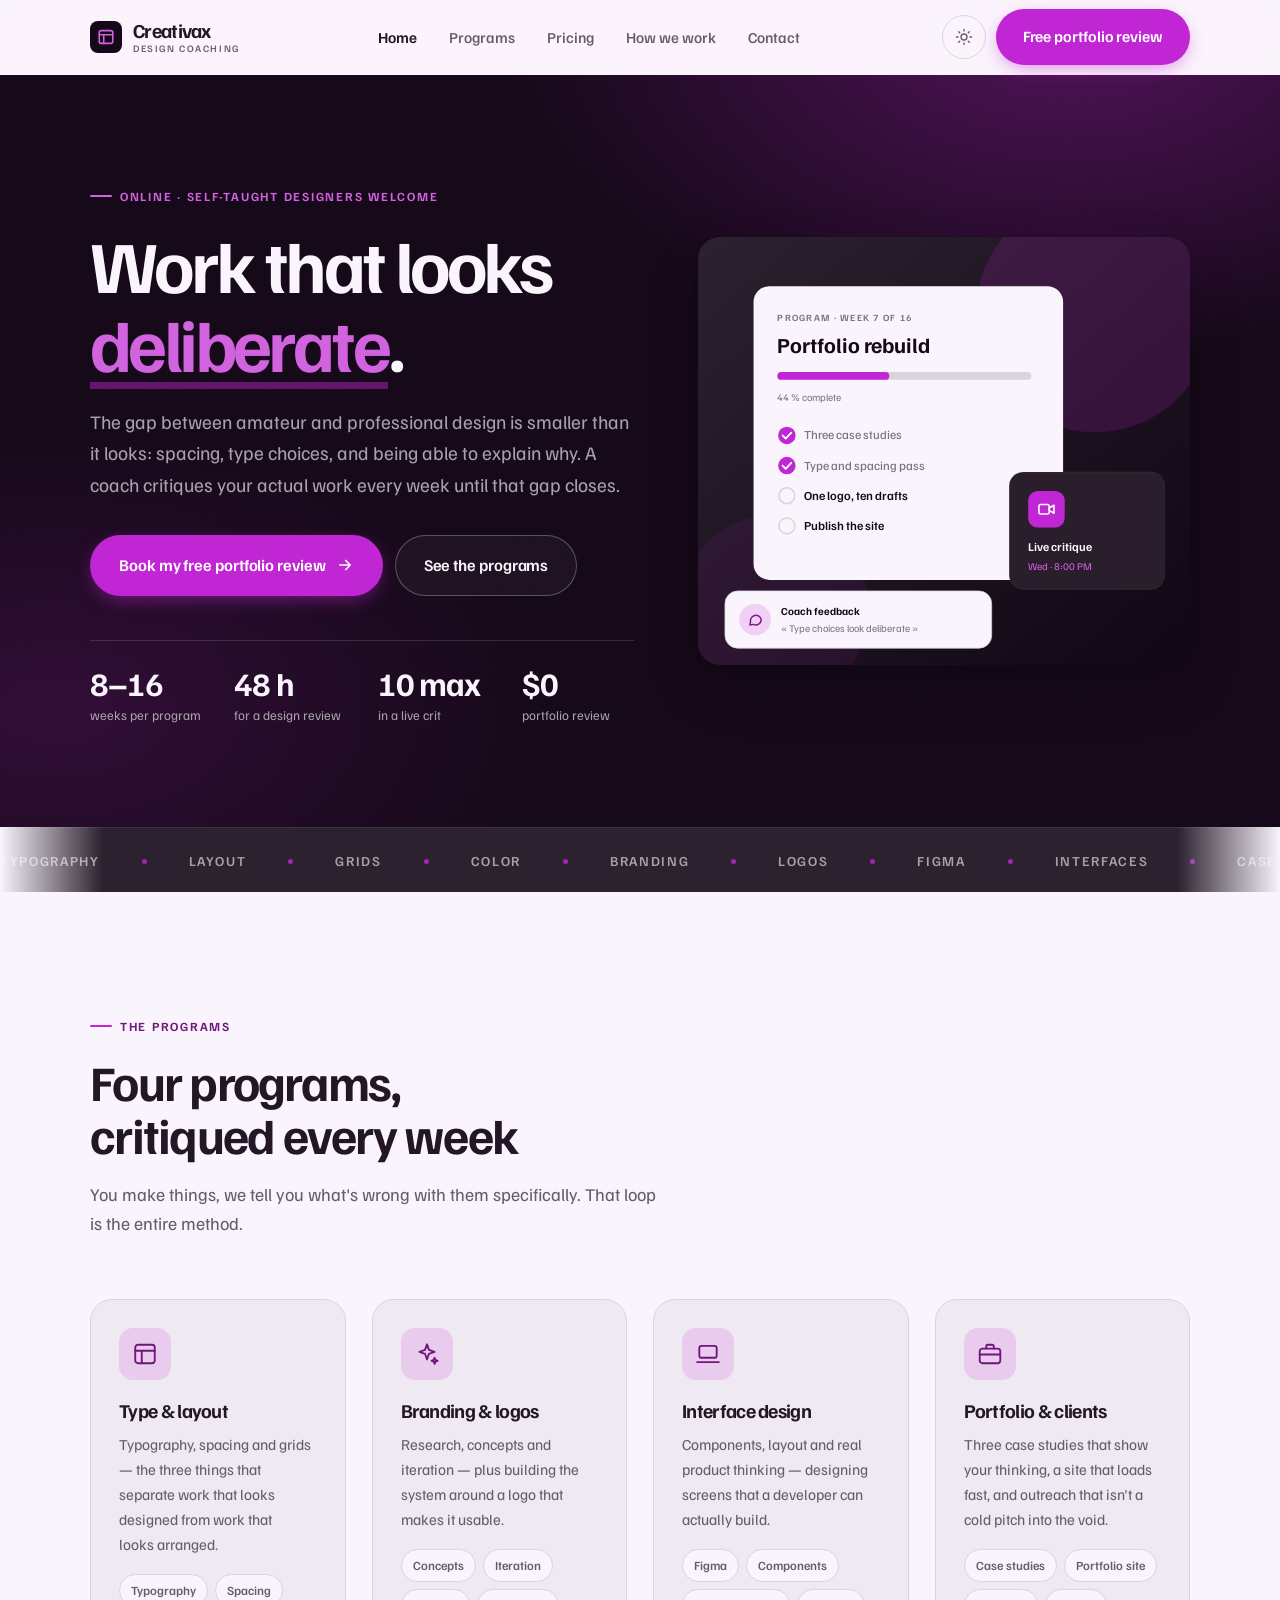
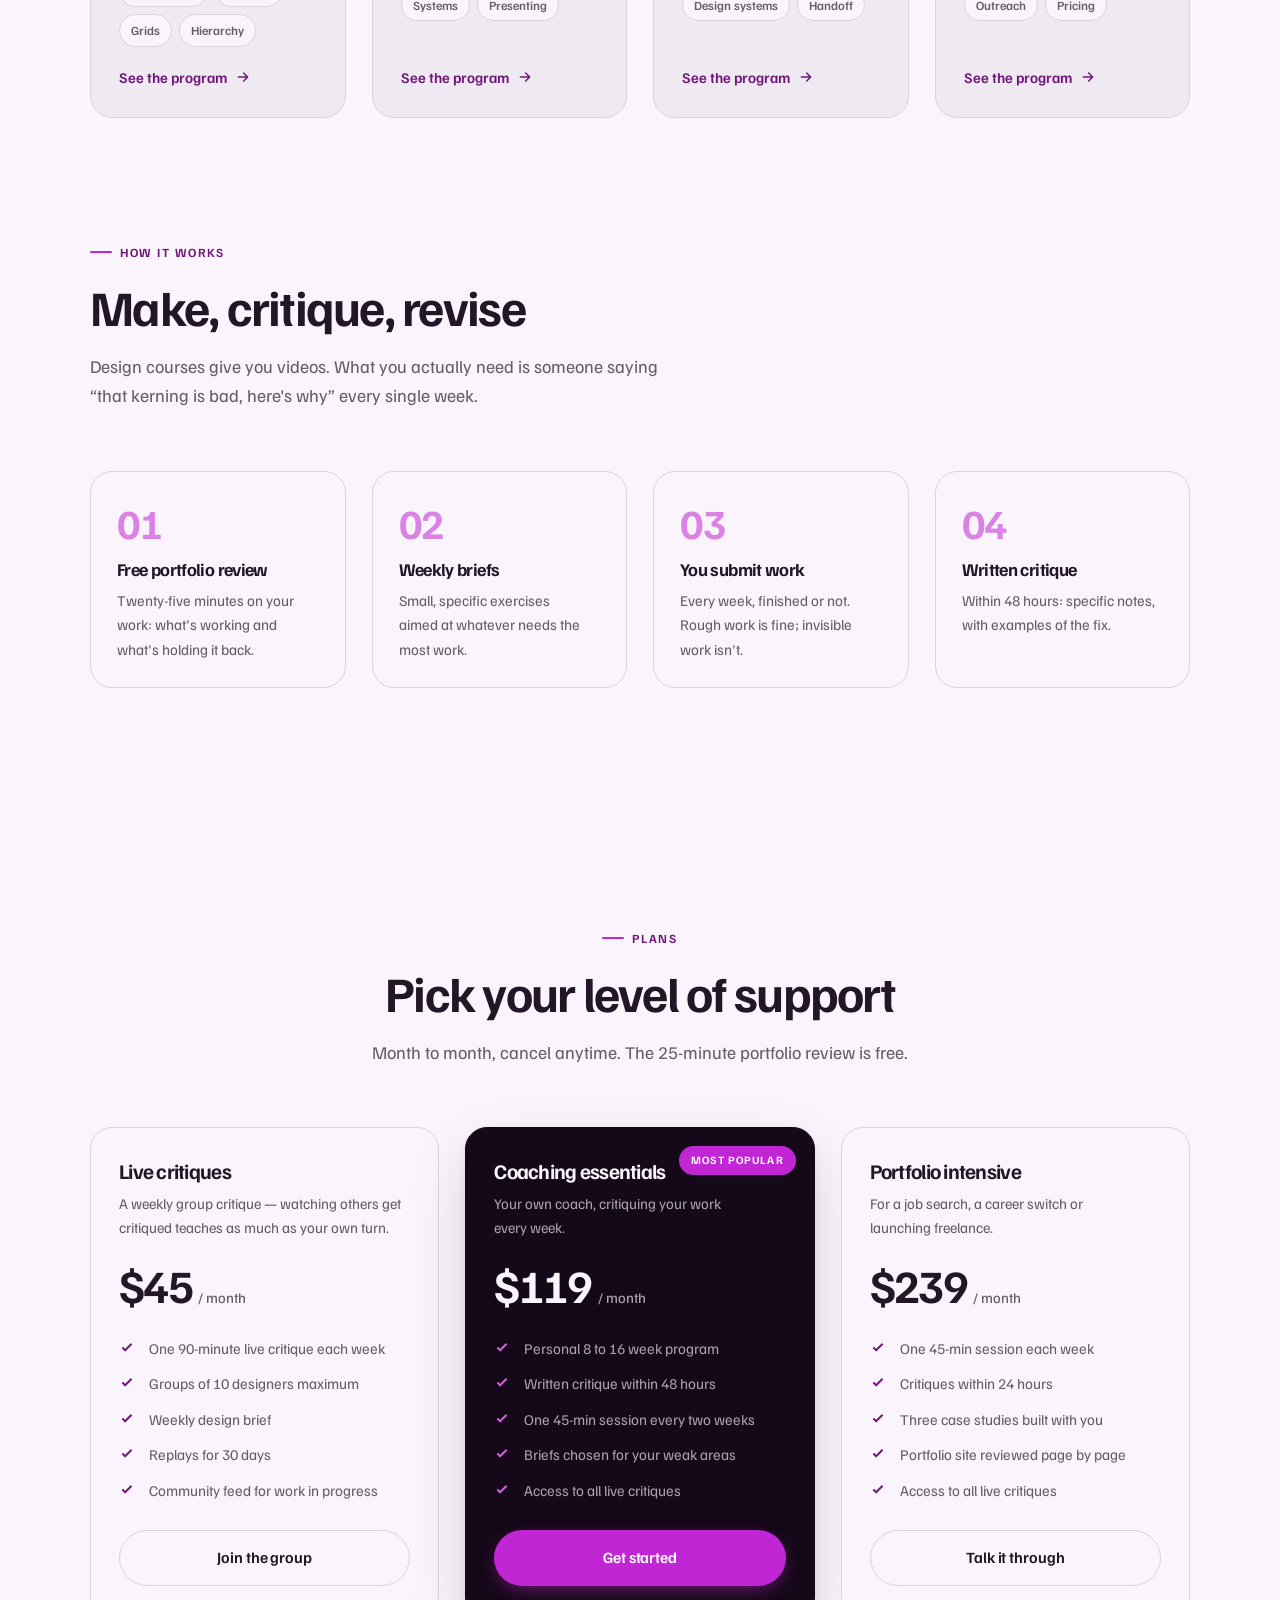
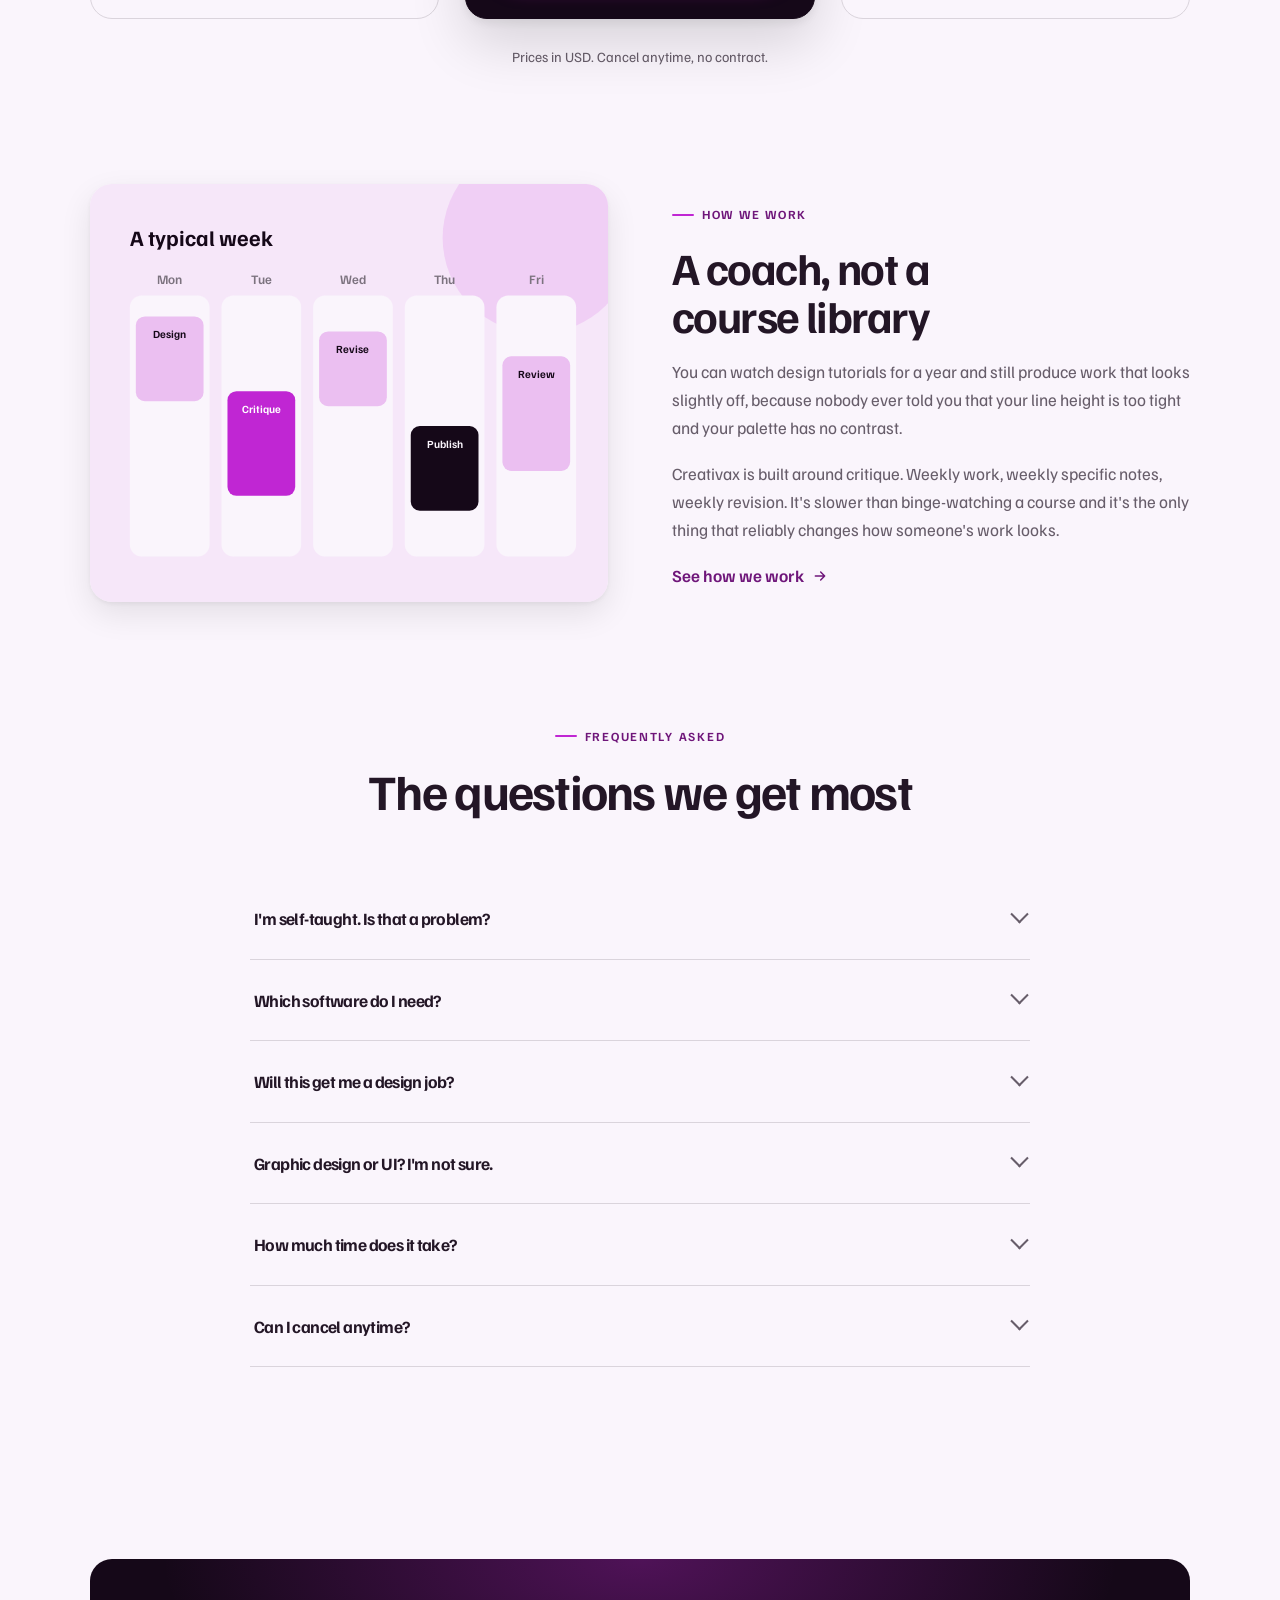
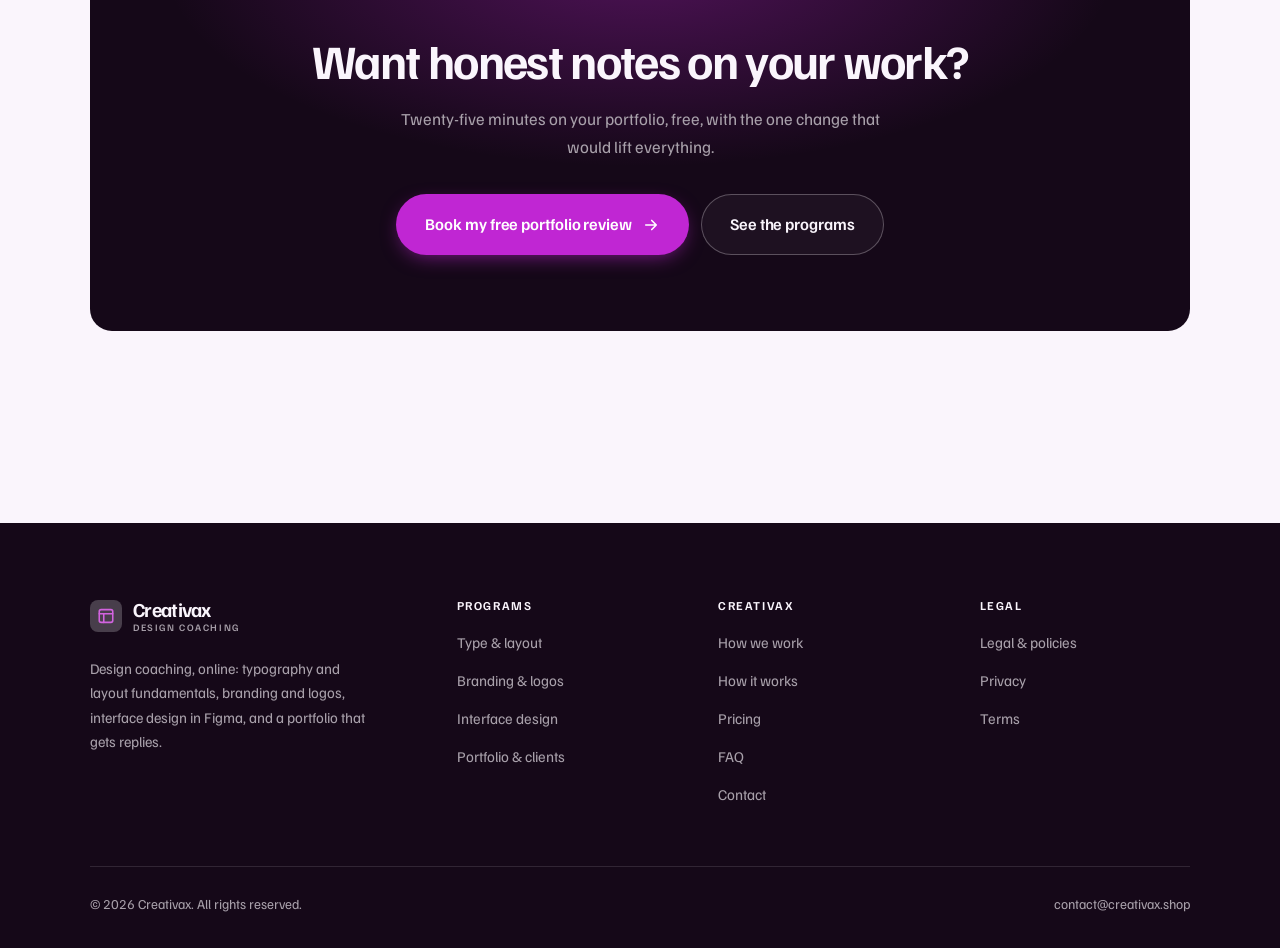
<file: index.html>
<!DOCTYPE html>
<html lang="en" class="no-js">
<head>
<meta charset="utf-8">
<meta name="viewport" content="width=device-width, initial-scale=1">
<title>Creativax — Design coaching: a portfolio that actually gets replies</title>
<meta name="description" content="Graphic and UI design coaching: typography and layout, branding, Figma and interface work, plus portfolio case studies that get responses. Free portfolio review.">
<link rel="canonical" href="https://creativax.shop/">

<meta property="og:type" content="website">
<meta property="og:url" content="https://creativax.shop/">
<meta property="og:site_name" content="Creativax">
<meta property="og:locale" content="en_US">
<meta property="og:title" content="Creativax — Design coaching: a portfolio that actually gets replies">
<meta property="og:description" content="Graphic and UI design coaching: typography and layout, branding, Figma and interface work, plus portfolio case studies that get responses. Free portfolio review.">
<meta name="theme-color" content="#150818">

<link rel="icon" href="assets/img/favicon.svg" type="image/svg+xml">
<link rel="preconnect" href="https://fonts.googleapis.com">
<link rel="preconnect" href="https://fonts.gstatic.com" crossorigin>
<link rel="stylesheet" href="https://fonts.googleapis.com/css2?family=Familjen+Grotesk:wght@400..700&display=swap">
<link rel="stylesheet" href="assets/css/style.css">

<!-- Thème appliqué avant le premier rendu (évite le flash) -->
<script>
document.documentElement.classList.remove('no-js');
(function(){try{var t=localStorage.getItem('site-theme');if(t){document.documentElement.setAttribute('data-theme',t);}}catch(e){}})();
</script>
<script type="application/ld+json">
{
  "@context": "https://schema.org",
  "@type": "Organization",
  "name": "Creativax",
  "url": "https://creativax.shop/",
  "email": "contact@creativax.shop",
  "description": "Graphic and UI design coaching: typography and layout, branding, Figma and interface work, plus portfolio case studies that get responses. Free portfolio review.",
  "areaServed": "US",
  "knowsLanguage": "en"
}
</script>
</head>

<body>
<a class="skip-link" href="#main">Skip to main content</a>

<header class="site-header">
  <nav class="wrap nav" aria-label="Main navigation">
    <a class="brand" href="index.html">
      <svg class="brand__mark" viewBox="0 0 64 64" aria-hidden="true">
        <rect class="bm-bg" width="64" height="64" rx="16"/>
        <g class="bm-ic" transform="translate(14 14) scale(1.5)" fill="none" stroke-width="2.1" stroke-linecap="round" stroke-linejoin="round"><rect x="3" y="3.5" width="18" height="17" rx="2.5"/><path d="M3 9h18M9 9v11.5"/></g>
      </svg>
      <span>Creativax<span class="brand__sub">Design coaching</span></span>
    </a>

    <ul class="nav__links" id="nav-links">
      <li><a href="index.html" aria-current="page">Home</a></li>
      <li><a href="programs.html">Programs</a></li>
      <li><a href="index.html#pricing">Pricing</a></li>
      <li><a href="about.html">How we work</a></li>
      <li><a href="contact.html">Contact</a></li>
      <li><a class="btn btn--primary" href="contact.html">Free portfolio review</a></li>
    </ul>

    <div class="nav__cta">
      <button class="theme-toggle" type="button" aria-label="Switch to dark theme">
        <svg class="icon-sun" viewBox="0 0 24 24" fill="none" stroke="currentColor" stroke-width="1.8" stroke-linecap="round" aria-hidden="true"><circle cx="12" cy="12" r="4"/><path d="M12 2v2m0 16v2M2 12h2m16 0h2M4.9 4.9l1.4 1.4m11.4 11.4 1.4 1.4M19.1 4.9l-1.4 1.4M6.3 17.7l-1.4 1.4"/></svg>
        <svg class="icon-moon" viewBox="0 0 24 24" fill="none" stroke="currentColor" stroke-width="1.8" stroke-linecap="round" stroke-linejoin="round" aria-hidden="true"><path d="M21 12.8A9 9 0 1 1 11.2 3a7 7 0 0 0 9.8 9.8z"/></svg>
      </button>
      <a class="btn btn--primary" href="contact.html">Free portfolio review</a>
      <button class="nav__toggle" type="button" aria-expanded="false" aria-controls="nav-links" aria-label="Open menu">
        <svg class="icon-open" viewBox="0 0 24 24" fill="none" stroke="currentColor" stroke-width="2" stroke-linecap="round" aria-hidden="true"><path d="M3 6h18M3 12h18M3 18h18"/></svg>
        <svg class="icon-close" viewBox="0 0 24 24" fill="none" stroke="currentColor" stroke-width="2" stroke-linecap="round" aria-hidden="true"><path d="M6 6l12 12M18 6L6 18"/></svg>
      </button>
    </div>
  </nav>
</header>

<main id="main">

<section class="hero">
  <div class="wrap hero__inner">
    <div>
      <span class="eyebrow hero__eyebrow">Online · Self-taught designers welcome</span>
      <h1>Work that looks<br> <em>deliberate</em>.</h1>
      <p class="hero__lede">The gap between amateur and professional design is smaller than it looks: spacing, type choices, and being able to explain why. A coach critiques your actual work every week until that gap closes.</p>

      <div class="hero__actions">
        <a class="btn btn--primary btn--lg" href="contact.html">Book my free portfolio review <svg viewBox="0 0 24 24" fill="none" stroke="currentColor" stroke-width="2.2" stroke-linecap="round" stroke-linejoin="round" aria-hidden="true"><path d="M5 12h14M13 6l6 6-6 6"/></svg></a>
        <a class="btn btn--on-dark btn--lg" href="programs.html">See the programs</a>
      </div>

      <ul class="hero__proof">
        <li><span class="stat__num">8–16</span><span class="stat__label">weeks per program</span></li>
        <li><span class="stat__num">48 h</span><span class="stat__label">for a design review</span></li>
        <li><span class="stat__num">10 max</span><span class="stat__label">in a live crit</span></li>
        <li><span class="stat__num">$0</span><span class="stat__label">portfolio review</span></li>
      </ul>
    </div>

    <div class="hero__art">
      <svg viewBox="0 0 620 540" role="img" aria-label="A design program in week 7 of 16, showing this week's work, the next live critique and coach feedback.">
        <defs>
          <linearGradient id="hbg" x1="0" y1="0" x2="1" y2="1">
            <stop offset="0" stop-color="#2c212f"/><stop offset="1" stop-color="#110613"/>
          </linearGradient>
        </defs>
        <rect width="620" height="540" rx="22" fill="url(#hbg)"/>
        <circle cx="500" cy="96" r="150" fill="#c026d3" opacity=".16"/>
        <circle cx="96" cy="470" r="120" fill="#c026d3" opacity=".08"/>

        <g style="font-family: var(--font-body)">
          <!-- Carte programme -->
          <rect x="70" y="62" width="390" height="370" rx="20" fill="#faf5fc"/>
          <text x="100" y="106" font-size="12" font-weight="650" letter-spacing="1.6" fill="#7c737f">PROGRAM · WEEK 7 OF 16</text>
          <text x="100" y="146" font-size="27" font-weight="700" fill="#150818" style="font-family: var(--font-display)">Portfolio rebuild</text>
          <rect x="100" y="170" width="320" height="10" rx="5" fill="#dad4dc"/>
          <rect x="100" y="170" width="141" height="10" rx="5" fill="#c026d3"/>
          <text x="100" y="206" font-size="13" fill="#7c737f">44 % complete</text>
          <circle cx="112" cy="250" r="11" fill="#c026d3"/><path d="M106.5 250l4 4 7-7.5" fill="none" stroke="#ffffff" stroke-width="2.4" stroke-linecap="round" stroke-linejoin="round"/><text x="134" y="255" font-size="15.5" fill="#7c737f" font-weight="450">Three case studies</text>
          <circle cx="112" cy="288" r="11" fill="#c026d3"/><path d="M106.5 288l4 4 7-7.5" fill="none" stroke="#ffffff" stroke-width="2.4" stroke-linecap="round" stroke-linejoin="round"/><text x="134" y="293" font-size="15.5" fill="#7c737f" font-weight="450">Type and spacing pass</text>
          <circle cx="112" cy="326" r="10" fill="none" stroke="#dad4dc" stroke-width="2"/><text x="134" y="331" font-size="15.5" fill="#150818" font-weight="560">One logo, ten drafts</text>
          <circle cx="112" cy="364" r="10" fill="none" stroke="#dad4dc" stroke-width="2"/><text x="134" y="369" font-size="15.5" fill="#150818" font-weight="560">Publish the site</text>

          <!-- Carte séance -->
          <rect x="392" y="296" width="196" height="148" rx="18" fill="#2a1e2d" stroke="#ffffff" stroke-opacity=".08"/>
          <rect x="416" y="320" width="46" height="46" rx="12" fill="#c026d3"/>
          <g transform="translate(427 331)" fill="none" stroke="#ffffff" color="#ffffff" stroke-width="2" stroke-linecap="round" stroke-linejoin="round"><rect x="2.5" y="6" width="13" height="12" rx="2.5"/><path d="M15.5 10.5 21.5 7v10l-6-3.5z"/></g>
          <text x="416" y="396" font-size="15" font-weight="650" fill="#faf5fc">Live critique</text>
          <text x="416" y="420" font-size="13" fill="#d263df">Wed · 8:00 PM</text>

          <!-- Retour du coach -->
          <rect x="34" y="446" width="336" height="72" rx="16" fill="#faf5fc" stroke="#dad4dc"/>
          <circle cx="72" cy="482" r="20" fill="#f0d0f5"/>
          <g transform="translate(62 472) scale(.84)" fill="none" stroke="#7d1989" stroke-width="2.2" stroke-linecap="round" stroke-linejoin="round"><path d="M21 12a8 8 0 0 1-11.6 7.1L4 20l1-4.6A8 8 0 1 1 21 12z"/></g>
          <text x="104" y="476" font-size="13.5" font-weight="700" fill="#150818">Coach feedback</text>
          <text x="104" y="498" font-size="13" fill="#7c737f">« Type choices look deliberate »</text>
        </g>
      </svg>
    </div>
  </div>
</section>

<div class="marquee" aria-hidden="true">
  <div class="marquee__track"><span>Typography</span><span>Layout</span><span>Grids</span><span>Color</span><span>Branding</span><span>Logos</span><span>Figma</span><span>Interfaces</span><span>Case studies</span><span>Client work</span><span>Typography</span><span>Layout</span><span>Grids</span><span>Color</span><span>Branding</span><span>Logos</span><span>Figma</span><span>Interfaces</span><span>Case studies</span><span>Client work</span></div>
</div>

<section class="section wrap" id="programs">
  <div class="section-head reveal">
    <span class="eyebrow">The programs</span>
    <h2>Four programs, critiqued every week</h2>
    <p>You make things, we tell you what's wrong with them specifically. That loop is the entire method.</p>
  </div>
  <div class="grid grid--4 reveal-group">
    <a class="card" href="programs.html#fundamentals">
      <div class="card__icon"><svg viewBox="0 0 24 24" fill="none" stroke="currentColor" stroke-width="1.7" stroke-linecap="round" stroke-linejoin="round" aria-hidden="true"><rect x="3" y="3.5" width="18" height="17" rx="2.5"/><path d="M3 9h18M9 9v11.5"/></svg></div>
      <h3>Type &amp; layout</h3>
      <p>Typography, spacing and grids — the three things that separate work that looks designed from work that looks arranged.</p>
      <ul class="tags"><li>Typography</li><li>Spacing</li><li>Grids</li><li>Hierarchy</li></ul>
      <span class="arrow-link">See the program <svg viewBox="0 0 24 24" fill="none" stroke="currentColor" stroke-width="2.2" stroke-linecap="round" stroke-linejoin="round" aria-hidden="true"><path d="M5 12h14M13 6l6 6-6 6"/></svg></span>
    </a>
    <a class="card" href="programs.html#branding">
      <div class="card__icon"><svg viewBox="0 0 24 24" fill="none" stroke="currentColor" stroke-width="1.7" stroke-linecap="round" stroke-linejoin="round" aria-hidden="true"><path d="M12 3l1.8 5.2L19 10l-5.2 1.8L12 17l-1.8-5.2L5 10l5.2-1.8zM19 15.5l.8 2 2 .8-2 .8-.8 2-.8-2-2-.8 2-.8z"/></svg></div>
      <h3>Branding &amp; logos</h3>
      <p>Research, concepts and iteration — plus building the system around a logo that makes it usable.</p>
      <ul class="tags"><li>Concepts</li><li>Iteration</li><li>Systems</li><li>Presenting</li></ul>
      <span class="arrow-link">See the program <svg viewBox="0 0 24 24" fill="none" stroke="currentColor" stroke-width="2.2" stroke-linecap="round" stroke-linejoin="round" aria-hidden="true"><path d="M5 12h14M13 6l6 6-6 6"/></svg></span>
    </a>
    <a class="card" href="programs.html#ui">
      <div class="card__icon"><svg viewBox="0 0 24 24" fill="none" stroke="currentColor" stroke-width="1.7" stroke-linecap="round" stroke-linejoin="round" aria-hidden="true"><rect x="4" y="4.5" width="16" height="11" rx="2"/><path d="M2 19.5h20"/></svg></div>
      <h3>Interface design</h3>
      <p>Components, layout and real product thinking — designing screens that a developer can actually build.</p>
      <ul class="tags"><li>Figma</li><li>Components</li><li>Design systems</li><li>Handoff</li></ul>
      <span class="arrow-link">See the program <svg viewBox="0 0 24 24" fill="none" stroke="currentColor" stroke-width="2.2" stroke-linecap="round" stroke-linejoin="round" aria-hidden="true"><path d="M5 12h14M13 6l6 6-6 6"/></svg></span>
    </a>
    <a class="card" href="programs.html#portfolio">
      <div class="card__icon"><svg viewBox="0 0 24 24" fill="none" stroke="currentColor" stroke-width="1.7" stroke-linecap="round" stroke-linejoin="round" aria-hidden="true"><rect x="2.5" y="7" width="19" height="13.5" rx="2.5"/><path d="M8.5 7V5a1.5 1.5 0 0 1 1.5-1.5h4A1.5 1.5 0 0 1 15.5 5v2M2.5 12.5h19"/></svg></div>
      <h3>Portfolio &amp; clients</h3>
      <p>Three case studies that show your thinking, a site that loads fast, and outreach that isn't a cold pitch into the void.</p>
      <ul class="tags"><li>Case studies</li><li>Portfolio site</li><li>Outreach</li><li>Pricing</li></ul>
      <span class="arrow-link">See the program <svg viewBox="0 0 24 24" fill="none" stroke="currentColor" stroke-width="2.2" stroke-linecap="round" stroke-linejoin="round" aria-hidden="true"><path d="M5 12h14M13 6l6 6-6 6"/></svg></span>
    </a>
  </div>
</section>

<section class="section section--flush wrap" id="how-it-works">
  <div class="section-head reveal">
    <span class="eyebrow">How it works</span>
    <h2>Make, critique, revise</h2>
    <p>Design courses give you videos. What you actually need is someone saying “that kerning is bad, here's why” every single week.</p>
  </div>
  <div class="grid grid--4 steps reveal-group">
    <article class="step">
      <h3>Free portfolio review</h3>
      <p>Twenty-five minutes on your work: what's working and what's holding it back.</p>
    </article>
    <article class="step">
      <h3>Weekly briefs</h3>
      <p>Small, specific exercises aimed at whatever needs the most work.</p>
    </article>
    <article class="step">
      <h3>You submit work</h3>
      <p>Every week, finished or not. Rough work is fine; invisible work isn't.</p>
    </article>
    <article class="step">
      <h3>Written critique</h3>
      <p>Within 48 hours: specific notes, with examples of the fix.</p>
    </article>
  </div>
</section>

<section class="section wrap" id="pricing">
  <div class="section-head section-head--center reveal">
    <span class="eyebrow">Plans</span>
    <h2>Pick your level of support</h2>
    <p>Month to month, cancel anytime. The 25-minute portfolio review is free.</p>
  </div>
  <div class="grid grid--3 plans reveal-group">
    <article class="plan">
      
      <h3>Live critiques</h3>
      <p class="plan__desc">A weekly group critique — watching others get critiqued teaches as much as your own turn.</p>
      <p class="plan__price">$45<span class="plan__period">/ month</span></p>
      <ul class="plan__features">
        <li>One 90-minute live critique each week</li>
        <li>Groups of 10 designers maximum</li>
        <li>Weekly design brief</li>
        <li>Replays for 30 days</li>
        <li>Community feed for work in progress</li>
      </ul>
      <a class="btn btn--ghost btn--block" href="contact.html">Join the group</a>
    </article>
    <article class="plan plan--featured">
      <span class="plan__tag">Most popular</span>
      <h3>Coaching essentials</h3>
      <p class="plan__desc">Your own coach, critiquing your work every week.</p>
      <p class="plan__price">$119<span class="plan__period">/ month</span></p>
      <ul class="plan__features">
        <li>Personal 8 to 16 week program</li>
        <li>Written critique within 48 hours</li>
        <li>One 45-min session every two weeks</li>
        <li>Briefs chosen for your weak areas</li>
        <li>Access to all live critiques</li>
      </ul>
      <a class="btn btn--primary btn--block" href="contact.html">Get started</a>
    </article>
    <article class="plan">
      
      <h3>Portfolio intensive</h3>
      <p class="plan__desc">For a job search, a career switch or launching freelance.</p>
      <p class="plan__price">$239<span class="plan__period">/ month</span></p>
      <ul class="plan__features">
        <li>One 45-min session each week</li>
        <li>Critiques within 24 hours</li>
        <li>Three case studies built with you</li>
        <li>Portfolio site reviewed page by page</li>
        <li>Access to all live critiques</li>
      </ul>
      <a class="btn btn--ghost btn--block" href="contact.html">Talk it through</a>
    </article>
  </div>
  <p class="plans-note">Prices in USD. Cancel anytime, no contract.</p>
</section>

<section class="section section--flush wrap">
  <div class="split reveal">
    <div class="split__art">
      <svg viewBox="0 0 520 420" role="img" aria-label="Example of a typical week: Design, Critique, Revise, Publish, Review.">
        <rect width="520" height="420" rx="20" fill="#f6e7f9"/>
        <circle cx="450" cy="54" r="96" fill="#c026d3" opacity=".12"/>
        <g style="font-family: var(--font-body)">
        <text x="40" y="62" font-size="22" font-weight="700" fill="#150818" style="font-family: var(--font-display)">A typical week</text>
        <text x="80" y="100" text-anchor="middle" font-size="13" font-weight="600" fill="#7c737f">Mon</text>
        <rect x="40" y="112" width="80" height="262" rx="12" fill="#faf5fc"/>
        <rect x="46" y="133" width="68" height="85" rx="9" fill="#ebbff1"/>
        <text x="80" y="155" text-anchor="middle" font-size="11" font-weight="650" fill="#150818">Design</text>
        <text x="172" y="100" text-anchor="middle" font-size="13" font-weight="600" fill="#7c737f">Tue</text>
        <rect x="132" y="112" width="80" height="262" rx="12" fill="#faf5fc"/>
        <rect x="138" y="208" width="68" height="105" rx="9" fill="#c026d3"/>
        <text x="172" y="230" text-anchor="middle" font-size="11" font-weight="650" fill="#ffffff">Critique</text>
        <text x="264" y="100" text-anchor="middle" font-size="13" font-weight="600" fill="#7c737f">Wed</text>
        <rect x="224" y="112" width="80" height="262" rx="12" fill="#faf5fc"/>
        <rect x="230" y="148" width="68" height="75" rx="9" fill="#ebbff1"/>
        <text x="264" y="170" text-anchor="middle" font-size="11" font-weight="650" fill="#150818">Revise</text>
        <text x="356" y="100" text-anchor="middle" font-size="13" font-weight="600" fill="#7c737f">Thu</text>
        <rect x="316" y="112" width="80" height="262" rx="12" fill="#faf5fc"/>
        <rect x="322" y="243" width="68" height="85" rx="9" fill="#150818"/>
        <text x="356" y="265" text-anchor="middle" font-size="11" font-weight="650" fill="#faf5fc">Publish</text>
        <text x="448" y="100" text-anchor="middle" font-size="13" font-weight="600" fill="#7c737f">Fri</text>
        <rect x="408" y="112" width="80" height="262" rx="12" fill="#faf5fc"/>
        <rect x="414" y="173" width="68" height="115" rx="9" fill="#ebbff1"/>
        <text x="448" y="195" text-anchor="middle" font-size="11" font-weight="650" fill="#150818">Review</text>
        </g>
      </svg>
    </div>
    <div>
      <span class="eyebrow">How we work</span>
      <h2>A coach, not a course library</h2>
      <p>You can watch design tutorials for a year and still produce work that looks slightly off, because nobody ever told you that your line height is too tight and your palette has no contrast.</p>
      <p>Creativax is built around critique. Weekly work, weekly specific notes, weekly revision. It's slower than binge-watching a course and it's the only thing that reliably changes how someone's work looks.</p>
      <p><a class="arrow-link" href="about.html">See how we work <svg viewBox="0 0 24 24" fill="none" stroke="currentColor" stroke-width="2.2" stroke-linecap="round" stroke-linejoin="round" aria-hidden="true"><path d="M5 12h14M13 6l6 6-6 6"/></svg></a></p>
    </div>
  </div>
</section>

<section class="section section--flush wrap" id="faq">
  <div class="section-head section-head--center reveal">
    <span class="eyebrow">Frequently asked</span>
    <h2>The questions we get most</h2>
  </div>
  <div class="faq reveal">
    <details>
      <summary>I'm self-taught. Is that a problem?</summary>
      <p>No. Most of our clients are. Employers and clients look at work and reasoning, not at where you studied.</p>
    </details>
    <details>
      <summary>Which software do I need?</summary>
      <p>Figma's free tier covers interface work. For print and branding, any vector tool works — including free ones. We sell nothing and take no affiliate fees.</p>
    </details>
    <details>
      <summary>Will this get me a design job?</summary>
      <p>It prepares you: better work, better case studies, better outreach. Nobody can promise a job, and we won't.</p>
    </details>
    <details>
      <summary>Graphic design or UI? I'm not sure.</summary>
      <p>Start with type and layout — it underpins both. We'll help you choose once you've tried each for a few weeks.</p>
    </details>
    <details>
      <summary>How much time does it take?</summary>
      <p>Six to eight hours a week, most of it making things. The sessions are short; the work is the point.</p>
    </details>
    <details>
      <summary>Can I cancel anytime?</summary>
      <p>Yes. No contract, no minimum term. Access stays open until the end of the month you already paid for.</p>
    </details>
  </div>
</section>

<section class="wrap section--tight">
  <div class="cta-band reveal">
    <h2>Want honest notes on your work?</h2>
    <p>Twenty-five minutes on your portfolio, free, with the one change that would lift everything.</p>
    <div class="hero__actions">
      <a class="btn btn--primary btn--lg" href="contact.html">Book my free portfolio review <svg viewBox="0 0 24 24" fill="none" stroke="currentColor" stroke-width="2.2" stroke-linecap="round" stroke-linejoin="round" aria-hidden="true"><path d="M5 12h14M13 6l6 6-6 6"/></svg></a>
      <a class="btn btn--on-dark btn--lg" href="programs.html">See the programs</a>
    </div>
  </div>
</section>

</main>

<footer class="site-footer">
  <div class="wrap">
    <div class="footer__grid">
      <div class="footer__brand">
        <a class="brand" href="index.html">
          <svg class="brand__mark" viewBox="0 0 64 64" aria-hidden="true">
        <rect class="bm-bg" width="64" height="64" rx="16"/>
        <g class="bm-ic" transform="translate(14 14) scale(1.5)" fill="none" stroke-width="2.1" stroke-linecap="round" stroke-linejoin="round"><rect x="3" y="3.5" width="18" height="17" rx="2.5"/><path d="M3 9h18M9 9v11.5"/></g>
      </svg>
          <span>Creativax<span class="brand__sub">Design coaching</span></span>
        </a>
        <p>Design coaching, online: typography and layout fundamentals, branding and logos, interface design in Figma, and a portfolio that gets replies.</p>
      </div>

      <div class="footer__col">
        <h4>Programs</h4>
        <ul>
          <li><a href="programs.html#fundamentals">Type &amp; layout</a></li>
          <li><a href="programs.html#branding">Branding &amp; logos</a></li>
          <li><a href="programs.html#ui">Interface design</a></li>
          <li><a href="programs.html#portfolio">Portfolio &amp; clients</a></li>
        </ul>
      </div>

      <div class="footer__col">
        <h4>Creativax</h4>
        <ul>
          <li><a href="about.html">How we work</a></li>
          <li><a href="index.html#how-it-works">How it works</a></li>
          <li><a href="index.html#pricing">Pricing</a></li>
          <li><a href="index.html#faq">FAQ</a></li>
          <li><a href="contact.html">Contact</a></li>
        </ul>
      </div>

      <div class="footer__col">
        <h4>Legal</h4>
        <ul>
          <li><a href="legal.html">Legal &amp; policies</a></li>
          <li><a href="legal.html#privacy">Privacy</a></li>
          <li><a href="legal.html#terms">Terms</a></li>
        </ul>
      </div>
    </div>

    <div class="footer__bottom">
      <p>© <span data-year>2026</span> Creativax. All rights reserved.</p>
      <p><a href="mailto:contact@creativax.shop">contact@creativax.shop</a></p>
    </div>
  </div>
</footer>

<script src="assets/js/main.js" defer></script>
</body>
</html>
</file>
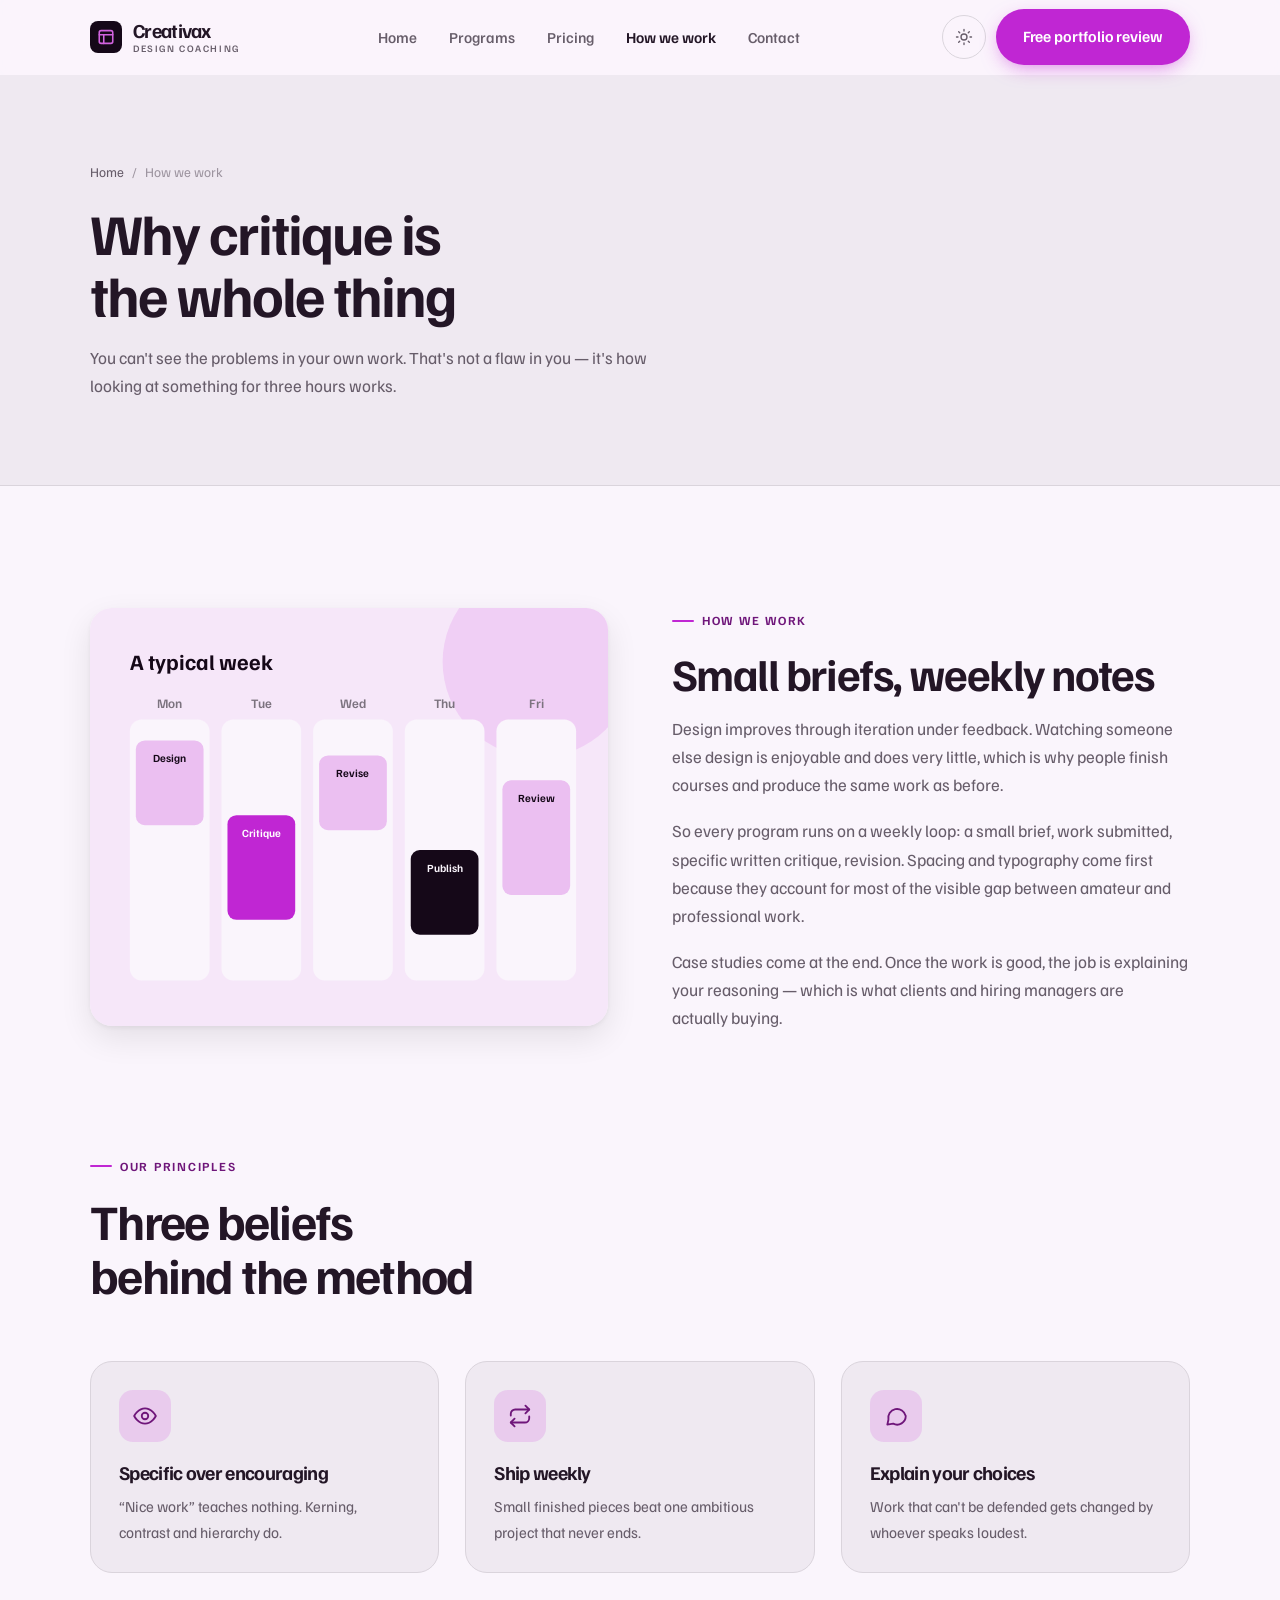
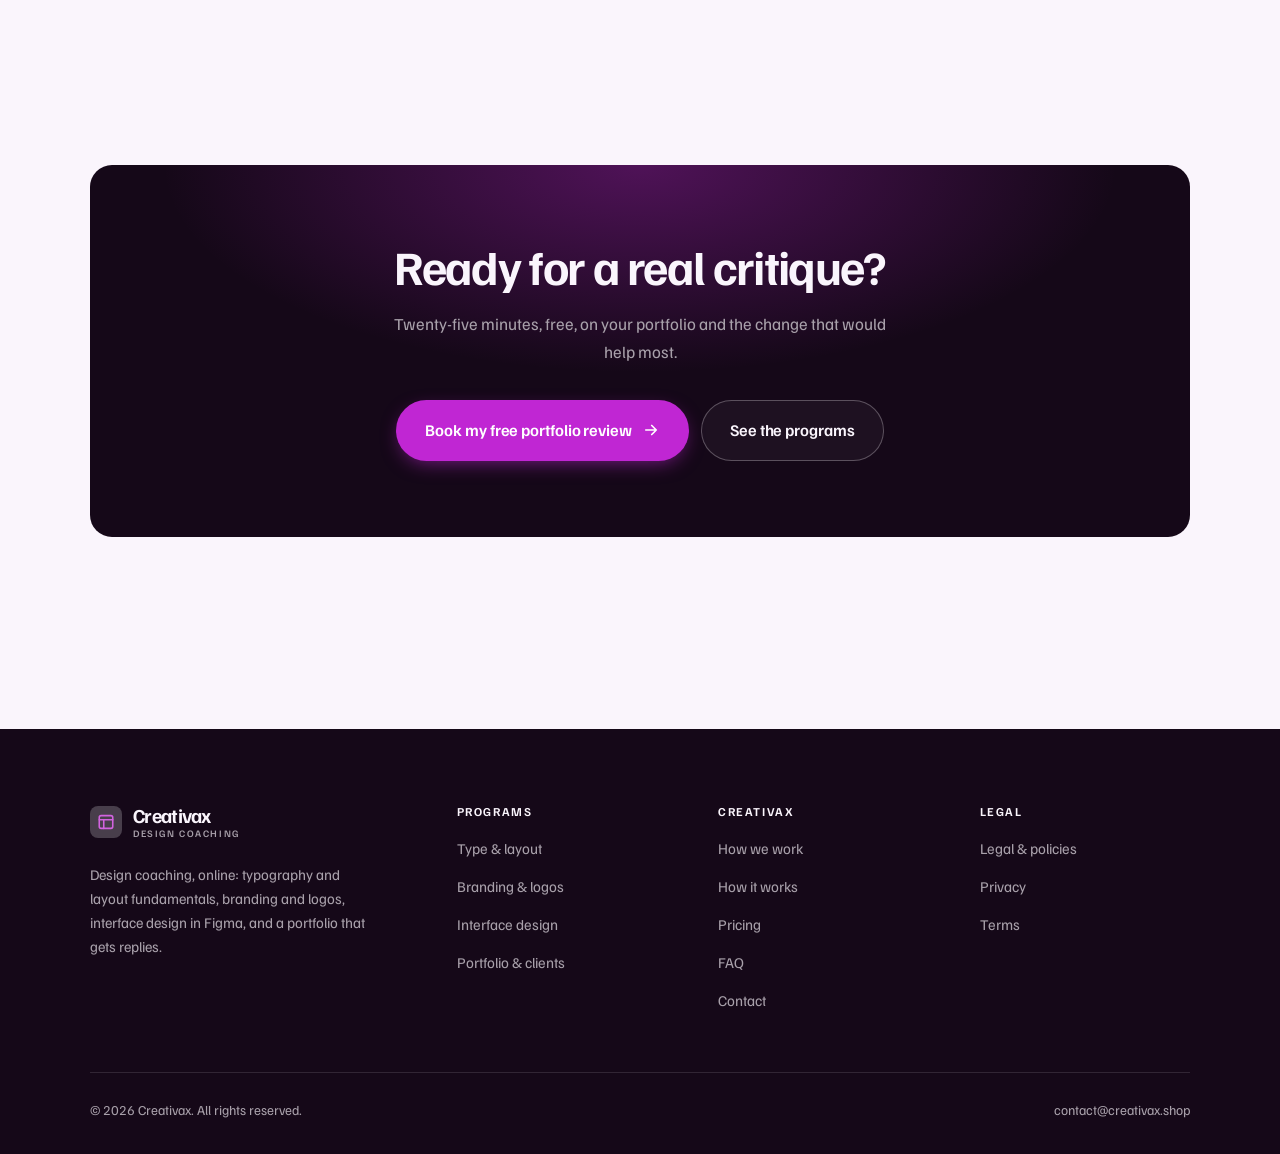
<file: about.html>
<!DOCTYPE html>
<html lang="en" class="no-js">
<head>
<meta charset="utf-8">
<meta name="viewport" content="width=device-width, initial-scale=1">
<title>How we work — Creativax</title>
<meta name="description" content="Why design coaching beats tutorials, and the principles behind Creativax.">
<link rel="canonical" href="https://creativax.shop/about.html">

<meta property="og:type" content="website">
<meta property="og:url" content="https://creativax.shop/about.html">
<meta property="og:site_name" content="Creativax">
<meta property="og:locale" content="en_US">
<meta property="og:title" content="How we work — Creativax">
<meta property="og:description" content="Why design coaching beats tutorials, and the principles behind Creativax.">
<meta name="theme-color" content="#150818">

<link rel="icon" href="assets/img/favicon.svg" type="image/svg+xml">
<link rel="preconnect" href="https://fonts.googleapis.com">
<link rel="preconnect" href="https://fonts.gstatic.com" crossorigin>
<link rel="stylesheet" href="https://fonts.googleapis.com/css2?family=Familjen+Grotesk:wght@400..700&display=swap">
<link rel="stylesheet" href="assets/css/style.css">

<!-- Thème appliqué avant le premier rendu (évite le flash) -->
<script>
document.documentElement.classList.remove('no-js');
(function(){try{var t=localStorage.getItem('site-theme');if(t){document.documentElement.setAttribute('data-theme',t);}}catch(e){}})();
</script>
</head>

<body>
<a class="skip-link" href="#main">Skip to main content</a>

<header class="site-header">
  <nav class="wrap nav" aria-label="Main navigation">
    <a class="brand" href="index.html">
      <svg class="brand__mark" viewBox="0 0 64 64" aria-hidden="true">
        <rect class="bm-bg" width="64" height="64" rx="16"/>
        <g class="bm-ic" transform="translate(14 14) scale(1.5)" fill="none" stroke-width="2.1" stroke-linecap="round" stroke-linejoin="round"><rect x="3" y="3.5" width="18" height="17" rx="2.5"/><path d="M3 9h18M9 9v11.5"/></g>
      </svg>
      <span>Creativax<span class="brand__sub">Design coaching</span></span>
    </a>

    <ul class="nav__links" id="nav-links">
      <li><a href="index.html">Home</a></li>
      <li><a href="programs.html">Programs</a></li>
      <li><a href="index.html#pricing">Pricing</a></li>
      <li><a href="about.html" aria-current="page">How we work</a></li>
      <li><a href="contact.html">Contact</a></li>
      <li><a class="btn btn--primary" href="contact.html">Free portfolio review</a></li>
    </ul>

    <div class="nav__cta">
      <button class="theme-toggle" type="button" aria-label="Switch to dark theme">
        <svg class="icon-sun" viewBox="0 0 24 24" fill="none" stroke="currentColor" stroke-width="1.8" stroke-linecap="round" aria-hidden="true"><circle cx="12" cy="12" r="4"/><path d="M12 2v2m0 16v2M2 12h2m16 0h2M4.9 4.9l1.4 1.4m11.4 11.4 1.4 1.4M19.1 4.9l-1.4 1.4M6.3 17.7l-1.4 1.4"/></svg>
        <svg class="icon-moon" viewBox="0 0 24 24" fill="none" stroke="currentColor" stroke-width="1.8" stroke-linecap="round" stroke-linejoin="round" aria-hidden="true"><path d="M21 12.8A9 9 0 1 1 11.2 3a7 7 0 0 0 9.8 9.8z"/></svg>
      </button>
      <a class="btn btn--primary" href="contact.html">Free portfolio review</a>
      <button class="nav__toggle" type="button" aria-expanded="false" aria-controls="nav-links" aria-label="Open menu">
        <svg class="icon-open" viewBox="0 0 24 24" fill="none" stroke="currentColor" stroke-width="2" stroke-linecap="round" aria-hidden="true"><path d="M3 6h18M3 12h18M3 18h18"/></svg>
        <svg class="icon-close" viewBox="0 0 24 24" fill="none" stroke="currentColor" stroke-width="2" stroke-linecap="round" aria-hidden="true"><path d="M6 6l12 12M18 6L6 18"/></svg>
      </button>
    </div>
  </nav>
</header>

<main id="main">

<section class="page-head">
  <div class="wrap">
    <nav class="breadcrumb" aria-label="Breadcrumb">
      <a href="index.html">Home</a><span>/</span><span aria-current="page">How we work</span>
    </nav>
    <h1>Why critique is the whole thing</h1>
    <p>You can't see the problems in your own work. That's not a flaw in you — it's how looking at something for three hours works.</p>
  </div>
</section>

<section class="section wrap">
  <div class="split reveal">
    <div class="split__art">
      <svg viewBox="0 0 520 420" role="img" aria-label="Example of a typical week: Design, Critique, Revise, Publish, Review.">
        <rect width="520" height="420" rx="20" fill="#f6e7f9"/>
        <circle cx="450" cy="54" r="96" fill="#c026d3" opacity=".12"/>
        <g style="font-family: var(--font-body)">
        <text x="40" y="62" font-size="22" font-weight="700" fill="#150818" style="font-family: var(--font-display)">A typical week</text>
        <text x="80" y="100" text-anchor="middle" font-size="13" font-weight="600" fill="#7c737f">Mon</text>
        <rect x="40" y="112" width="80" height="262" rx="12" fill="#faf5fc"/>
        <rect x="46" y="133" width="68" height="85" rx="9" fill="#ebbff1"/>
        <text x="80" y="155" text-anchor="middle" font-size="11" font-weight="650" fill="#150818">Design</text>
        <text x="172" y="100" text-anchor="middle" font-size="13" font-weight="600" fill="#7c737f">Tue</text>
        <rect x="132" y="112" width="80" height="262" rx="12" fill="#faf5fc"/>
        <rect x="138" y="208" width="68" height="105" rx="9" fill="#c026d3"/>
        <text x="172" y="230" text-anchor="middle" font-size="11" font-weight="650" fill="#ffffff">Critique</text>
        <text x="264" y="100" text-anchor="middle" font-size="13" font-weight="600" fill="#7c737f">Wed</text>
        <rect x="224" y="112" width="80" height="262" rx="12" fill="#faf5fc"/>
        <rect x="230" y="148" width="68" height="75" rx="9" fill="#ebbff1"/>
        <text x="264" y="170" text-anchor="middle" font-size="11" font-weight="650" fill="#150818">Revise</text>
        <text x="356" y="100" text-anchor="middle" font-size="13" font-weight="600" fill="#7c737f">Thu</text>
        <rect x="316" y="112" width="80" height="262" rx="12" fill="#faf5fc"/>
        <rect x="322" y="243" width="68" height="85" rx="9" fill="#150818"/>
        <text x="356" y="265" text-anchor="middle" font-size="11" font-weight="650" fill="#faf5fc">Publish</text>
        <text x="448" y="100" text-anchor="middle" font-size="13" font-weight="600" fill="#7c737f">Fri</text>
        <rect x="408" y="112" width="80" height="262" rx="12" fill="#faf5fc"/>
        <rect x="414" y="173" width="68" height="115" rx="9" fill="#ebbff1"/>
        <text x="448" y="195" text-anchor="middle" font-size="11" font-weight="650" fill="#150818">Review</text>
        </g>
      </svg>
    </div>
    <div>
      <span class="eyebrow">How we work</span>
      <h2>Small briefs, weekly notes</h2>
      <p>Design improves through iteration under feedback. Watching someone else design is enjoyable and does very little, which is why people finish courses and produce the same work as before.</p>
      <p>So every program runs on a weekly loop: a small brief, work submitted, specific written critique, revision. Spacing and typography come first because they account for most of the visible gap between amateur and professional work.</p>
      <p>Case studies come at the end. Once the work is good, the job is explaining your reasoning — which is what clients and hiring managers are actually buying.</p>
      <!--
        TO DO: add a short introduction of the coach (name, real background),
        with a photo if possible. Do not invent credentials — see README.md.
      -->
    </div>
  </div>
</section>

<section class="section section--flush wrap">
  <div class="section-head reveal">
    <span class="eyebrow">Our principles</span>
    <h2>Three beliefs behind the method</h2>
  </div>
  <div class="grid grid--3 reveal-group">
    <article class="card">
      <div class="card__icon"><svg viewBox="0 0 24 24" fill="none" stroke="currentColor" stroke-width="1.7" stroke-linecap="round" stroke-linejoin="round" aria-hidden="true"><path d="M2 12s3.6-7 10-7 10 7 10 7-3.6 7-10 7S2 12 2 12z"/><circle cx="12" cy="12" r="3"/></svg></div>
      <h3>Specific over encouraging</h3>
      <p>“Nice work” teaches nothing. Kerning, contrast and hierarchy do.</p>
    </article>
    <article class="card">
      <div class="card__icon"><svg viewBox="0 0 24 24" fill="none" stroke="currentColor" stroke-width="1.7" stroke-linecap="round" stroke-linejoin="round" aria-hidden="true"><path d="M17 2.5l3.5 3.5L17 9.5"/><path d="M3.5 11.5V10A4 4 0 0 1 7.5 6h13M7 21.5 3.5 18 7 14.5"/><path d="M20.5 12.5V14a4 4 0 0 1-4 4h-13"/></svg></div>
      <h3>Ship weekly</h3>
      <p>Small finished pieces beat one ambitious project that never ends.</p>
    </article>
    <article class="card">
      <div class="card__icon"><svg viewBox="0 0 24 24" fill="none" stroke="currentColor" stroke-width="1.7" stroke-linecap="round" stroke-linejoin="round" aria-hidden="true"><path d="M21 12a8 8 0 0 1-11.6 7.1L4 20l1-4.6A8 8 0 1 1 21 12z"/></svg></div>
      <h3>Explain your choices</h3>
      <p>Work that can't be defended gets changed by whoever speaks loudest.</p>
    </article>
  </div>
</section>

<section class="wrap section--tight">
  <div class="cta-band reveal">
    <h2>Ready for a real critique?</h2>
    <p>Twenty-five minutes, free, on your portfolio and the change that would help most.</p>
    <div class="hero__actions">
      <a class="btn btn--primary btn--lg" href="contact.html">Book my free portfolio review <svg viewBox="0 0 24 24" fill="none" stroke="currentColor" stroke-width="2.2" stroke-linecap="round" stroke-linejoin="round" aria-hidden="true"><path d="M5 12h14M13 6l6 6-6 6"/></svg></a>
      <a class="btn btn--on-dark btn--lg" href="programs.html">See the programs</a>
    </div>
  </div>
</section>

</main>

<footer class="site-footer">
  <div class="wrap">
    <div class="footer__grid">
      <div class="footer__brand">
        <a class="brand" href="index.html">
          <svg class="brand__mark" viewBox="0 0 64 64" aria-hidden="true">
        <rect class="bm-bg" width="64" height="64" rx="16"/>
        <g class="bm-ic" transform="translate(14 14) scale(1.5)" fill="none" stroke-width="2.1" stroke-linecap="round" stroke-linejoin="round"><rect x="3" y="3.5" width="18" height="17" rx="2.5"/><path d="M3 9h18M9 9v11.5"/></g>
      </svg>
          <span>Creativax<span class="brand__sub">Design coaching</span></span>
        </a>
        <p>Design coaching, online: typography and layout fundamentals, branding and logos, interface design in Figma, and a portfolio that gets replies.</p>
      </div>

      <div class="footer__col">
        <h4>Programs</h4>
        <ul>
          <li><a href="programs.html#fundamentals">Type &amp; layout</a></li>
          <li><a href="programs.html#branding">Branding &amp; logos</a></li>
          <li><a href="programs.html#ui">Interface design</a></li>
          <li><a href="programs.html#portfolio">Portfolio &amp; clients</a></li>
        </ul>
      </div>

      <div class="footer__col">
        <h4>Creativax</h4>
        <ul>
          <li><a href="about.html">How we work</a></li>
          <li><a href="index.html#how-it-works">How it works</a></li>
          <li><a href="index.html#pricing">Pricing</a></li>
          <li><a href="index.html#faq">FAQ</a></li>
          <li><a href="contact.html">Contact</a></li>
        </ul>
      </div>

      <div class="footer__col">
        <h4>Legal</h4>
        <ul>
          <li><a href="legal.html">Legal &amp; policies</a></li>
          <li><a href="legal.html#privacy">Privacy</a></li>
          <li><a href="legal.html#terms">Terms</a></li>
        </ul>
      </div>
    </div>

    <div class="footer__bottom">
      <p>© <span data-year>2026</span> Creativax. All rights reserved.</p>
      <p><a href="mailto:contact@creativax.shop">contact@creativax.shop</a></p>
    </div>
  </div>
</footer>

<script src="assets/js/main.js" defer></script>
</body>
</html>
</file>
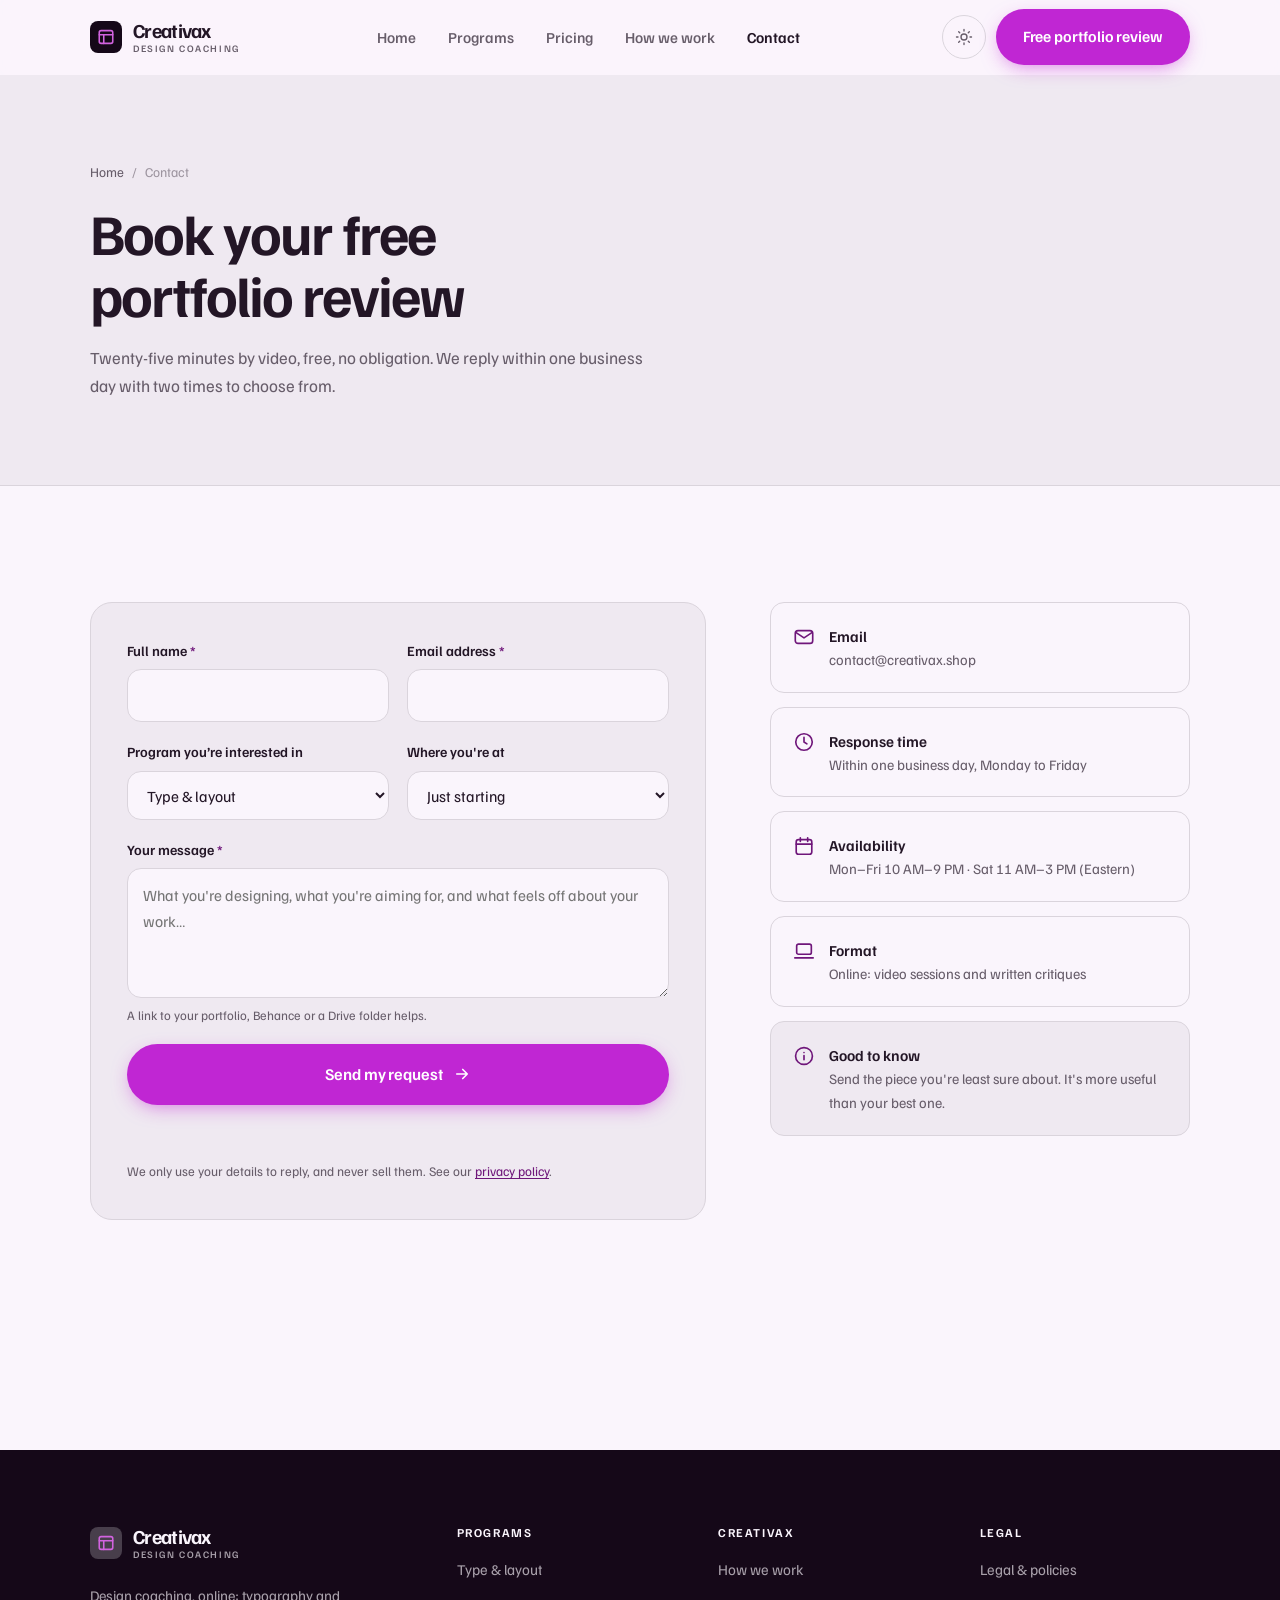
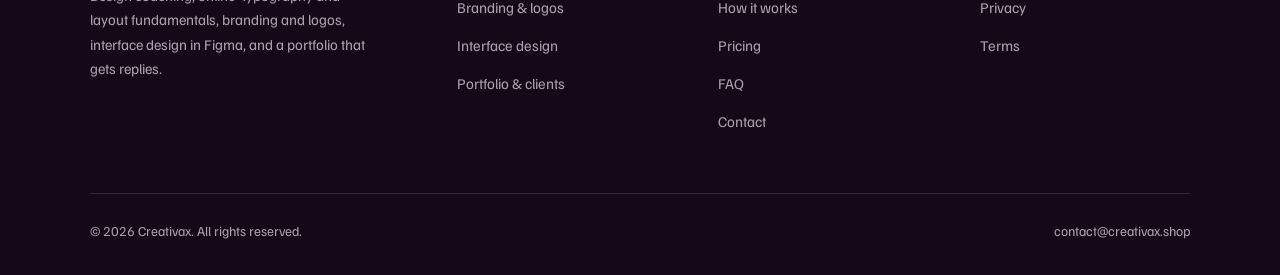
<file: contact.html>
<!DOCTYPE html>
<html lang="en" class="no-js">
<head>
<meta charset="utf-8">
<meta name="viewport" content="width=device-width, initial-scale=1">
<title>Contact — Creativax</title>
<meta name="description" content="Book your free 25-minute portfolio review. We reply within one business day.">
<link rel="canonical" href="https://creativax.shop/contact.html">

<meta property="og:type" content="website">
<meta property="og:url" content="https://creativax.shop/contact.html">
<meta property="og:site_name" content="Creativax">
<meta property="og:locale" content="en_US">
<meta property="og:title" content="Contact — Creativax">
<meta property="og:description" content="Book your free 25-minute portfolio review. We reply within one business day.">
<meta name="theme-color" content="#150818">

<link rel="icon" href="assets/img/favicon.svg" type="image/svg+xml">
<link rel="preconnect" href="https://fonts.googleapis.com">
<link rel="preconnect" href="https://fonts.gstatic.com" crossorigin>
<link rel="stylesheet" href="https://fonts.googleapis.com/css2?family=Familjen+Grotesk:wght@400..700&display=swap">
<link rel="stylesheet" href="assets/css/style.css">

<!-- Thème appliqué avant le premier rendu (évite le flash) -->
<script>
document.documentElement.classList.remove('no-js');
(function(){try{var t=localStorage.getItem('site-theme');if(t){document.documentElement.setAttribute('data-theme',t);}}catch(e){}})();
</script>
</head>

<body>
<a class="skip-link" href="#main">Skip to main content</a>

<header class="site-header">
  <nav class="wrap nav" aria-label="Main navigation">
    <a class="brand" href="index.html">
      <svg class="brand__mark" viewBox="0 0 64 64" aria-hidden="true">
        <rect class="bm-bg" width="64" height="64" rx="16"/>
        <g class="bm-ic" transform="translate(14 14) scale(1.5)" fill="none" stroke-width="2.1" stroke-linecap="round" stroke-linejoin="round"><rect x="3" y="3.5" width="18" height="17" rx="2.5"/><path d="M3 9h18M9 9v11.5"/></g>
      </svg>
      <span>Creativax<span class="brand__sub">Design coaching</span></span>
    </a>

    <ul class="nav__links" id="nav-links">
      <li><a href="index.html">Home</a></li>
      <li><a href="programs.html">Programs</a></li>
      <li><a href="index.html#pricing">Pricing</a></li>
      <li><a href="about.html">How we work</a></li>
      <li><a href="contact.html" aria-current="page">Contact</a></li>
      <li><a class="btn btn--primary" href="contact.html">Free portfolio review</a></li>
    </ul>

    <div class="nav__cta">
      <button class="theme-toggle" type="button" aria-label="Switch to dark theme">
        <svg class="icon-sun" viewBox="0 0 24 24" fill="none" stroke="currentColor" stroke-width="1.8" stroke-linecap="round" aria-hidden="true"><circle cx="12" cy="12" r="4"/><path d="M12 2v2m0 16v2M2 12h2m16 0h2M4.9 4.9l1.4 1.4m11.4 11.4 1.4 1.4M19.1 4.9l-1.4 1.4M6.3 17.7l-1.4 1.4"/></svg>
        <svg class="icon-moon" viewBox="0 0 24 24" fill="none" stroke="currentColor" stroke-width="1.8" stroke-linecap="round" stroke-linejoin="round" aria-hidden="true"><path d="M21 12.8A9 9 0 1 1 11.2 3a7 7 0 0 0 9.8 9.8z"/></svg>
      </button>
      <a class="btn btn--primary" href="contact.html">Free portfolio review</a>
      <button class="nav__toggle" type="button" aria-expanded="false" aria-controls="nav-links" aria-label="Open menu">
        <svg class="icon-open" viewBox="0 0 24 24" fill="none" stroke="currentColor" stroke-width="2" stroke-linecap="round" aria-hidden="true"><path d="M3 6h18M3 12h18M3 18h18"/></svg>
        <svg class="icon-close" viewBox="0 0 24 24" fill="none" stroke="currentColor" stroke-width="2" stroke-linecap="round" aria-hidden="true"><path d="M6 6l12 12M18 6L6 18"/></svg>
      </button>
    </div>
  </nav>
</header>

<main id="main">

<section class="page-head">
  <div class="wrap">
    <nav class="breadcrumb" aria-label="Breadcrumb">
      <a href="index.html">Home</a><span>/</span><span aria-current="page">Contact</span>
    </nav>
    <h1>Book your free portfolio review</h1>
    <p>Twenty-five minutes by video, free, no obligation. We reply within one business day with two times to choose from.</p>
  </div>
</section>

<section class="section wrap">
  <div class="form-layout">

    <!--
      FORM: the action attribute holds a placeholder id. Create a free form at
      https://formspree.io and replace VOTRE_ID_FORMSPREE. Until then, the button
      opens the visitor's email app with a pre-filled message to contact@creativax.shop.
    -->
    <form class="form" id="contact-form" action="https://formspree.io/f/VOTRE_ID_FORMSPREE" method="POST"
          data-email="contact@creativax.shop" data-subject="Portfolio review request"
          data-msg-mail="Your email app will open with the message ready to send." data-msg-sending="Sending…"
          data-msg-ok="Thanks! Your message is on its way. We reply within one business day." data-msg-err="Sending failed. Please email us directly at">
      <div class="form__row">
        <div class="field">
          <label for="nom">Full name <span class="req" aria-hidden="true">*</span></label>
          <input type="text" id="nom" name="nom" autocomplete="name" required>
        </div>
        <div class="field">
          <label for="email">Email address <span class="req" aria-hidden="true">*</span></label>
          <input type="email" id="email" name="email" autocomplete="email" required>
        </div>
      </div>

      <div class="form__row">
        <div class="field">
          <label for="programme">Program you’re interested in</label>
          <select id="programme" name="programme">
            <option>Type &amp; layout</option>
            <option>Branding &amp; logos</option>
            <option>Interface design</option>
            <option>Portfolio &amp; clients</option>
            <option>Not sure yet</option>
          </select>
        </div>
        <div class="field">
          <label for="niveau">Where you're at</label>
          <select id="niveau" name="niveau">
            <option>Just starting</option>
            <option>Self-taught, some work</option>
            <option>Design student</option>
            <option>Working, want to level up</option>
          </select>
        </div>
      </div>

      <div class="field">
        <label for="message">Your message <span class="req" aria-hidden="true">*</span></label>
        <textarea id="message" name="message" required placeholder="What you're designing, what you're aiming for, and what feels off about your work…"></textarea>
        <span class="field__hint">A link to your portfolio, Behance or a Drive folder helps.</span>
      </div>

      <!-- Bot trap: hidden from humans -->
      <div class="visually-hidden" aria-hidden="true">
        <label for="site-web">Leave this field empty</label>
        <input type="text" id="site-web" name="_gotcha" tabindex="-1" autocomplete="off">
      </div>

      <button class="btn btn--primary btn--lg" type="submit">Send my request <svg viewBox="0 0 24 24" fill="none" stroke="currentColor" stroke-width="2.2" stroke-linecap="round" stroke-linejoin="round" aria-hidden="true"><path d="M5 12h14M13 6l6 6-6 6"/></svg></button>

      <p id="form-status" class="form__status" role="status" aria-live="polite"></p>

      <p class="form__note">
        We only use your details to reply, and never sell them. See our <a href="legal.html#privacy">privacy policy</a>.
      </p>
    </form>

    <aside class="contact-aside">
      <div class="contact-card">
        <svg viewBox="0 0 24 24" fill="none" stroke="currentColor" stroke-width="1.8" stroke-linecap="round" stroke-linejoin="round" aria-hidden="true"><rect x="2.5" y="5" width="19" height="14" rx="3"/><path d="M3 7l9 6 9-6"/></svg>
        <div><b>Email</b><a href="mailto:contact@creativax.shop">contact@creativax.shop</a></div>
      </div>
      <div class="contact-card">
        <svg viewBox="0 0 24 24" fill="none" stroke="currentColor" stroke-width="1.8" stroke-linecap="round" stroke-linejoin="round" aria-hidden="true"><circle cx="12" cy="12" r="9"/><path d="M12 7v5l3.2 2"/></svg>
        <div><b>Response time</b><span>Within one business day, Monday to Friday</span></div>
      </div>
      <div class="contact-card">
        <svg viewBox="0 0 24 24" fill="none" stroke="currentColor" stroke-width="1.8" stroke-linecap="round" stroke-linejoin="round" aria-hidden="true"><rect x="3.5" y="5" width="17" height="16" rx="2.5"/><path d="M8 3v4M16 3v4M3.5 10h17"/></svg>
        <div><b>Availability</b><span>Mon–Fri 10 AM–9 PM · Sat 11 AM–3 PM (Eastern)</span></div>
      </div>
      <div class="contact-card">
        <svg viewBox="0 0 24 24" fill="none" stroke="currentColor" stroke-width="1.8" stroke-linecap="round" stroke-linejoin="round" aria-hidden="true"><rect x="4" y="4.5" width="16" height="11" rx="2"/><path d="M2 19.5h20"/></svg>
        <div><b>Format</b><span>Online: video sessions and written critiques</span></div>
      </div>
      <div class="contact-card contact-card--soft">
        <svg viewBox="0 0 24 24" fill="none" stroke="currentColor" stroke-width="1.8" stroke-linecap="round" stroke-linejoin="round" aria-hidden="true"><circle cx="12" cy="12" r="9.2"/><path d="M12 16v-4.5M12 8.2v.1"/></svg>
        <div><b>Good to know</b><span>Send the piece you're least sure about. It's more useful than your best one.</span></div>
      </div>
    </aside>

  </div>
</section>

</main>

<footer class="site-footer">
  <div class="wrap">
    <div class="footer__grid">
      <div class="footer__brand">
        <a class="brand" href="index.html">
          <svg class="brand__mark" viewBox="0 0 64 64" aria-hidden="true">
        <rect class="bm-bg" width="64" height="64" rx="16"/>
        <g class="bm-ic" transform="translate(14 14) scale(1.5)" fill="none" stroke-width="2.1" stroke-linecap="round" stroke-linejoin="round"><rect x="3" y="3.5" width="18" height="17" rx="2.5"/><path d="M3 9h18M9 9v11.5"/></g>
      </svg>
          <span>Creativax<span class="brand__sub">Design coaching</span></span>
        </a>
        <p>Design coaching, online: typography and layout fundamentals, branding and logos, interface design in Figma, and a portfolio that gets replies.</p>
      </div>

      <div class="footer__col">
        <h4>Programs</h4>
        <ul>
          <li><a href="programs.html#fundamentals">Type &amp; layout</a></li>
          <li><a href="programs.html#branding">Branding &amp; logos</a></li>
          <li><a href="programs.html#ui">Interface design</a></li>
          <li><a href="programs.html#portfolio">Portfolio &amp; clients</a></li>
        </ul>
      </div>

      <div class="footer__col">
        <h4>Creativax</h4>
        <ul>
          <li><a href="about.html">How we work</a></li>
          <li><a href="index.html#how-it-works">How it works</a></li>
          <li><a href="index.html#pricing">Pricing</a></li>
          <li><a href="index.html#faq">FAQ</a></li>
          <li><a href="contact.html">Contact</a></li>
        </ul>
      </div>

      <div class="footer__col">
        <h4>Legal</h4>
        <ul>
          <li><a href="legal.html">Legal &amp; policies</a></li>
          <li><a href="legal.html#privacy">Privacy</a></li>
          <li><a href="legal.html#terms">Terms</a></li>
        </ul>
      </div>
    </div>

    <div class="footer__bottom">
      <p>© <span data-year>2026</span> Creativax. All rights reserved.</p>
      <p><a href="mailto:contact@creativax.shop">contact@creativax.shop</a></p>
    </div>
  </div>
</footer>

<script src="assets/js/main.js" defer></script>
</body>
</html>
</file>
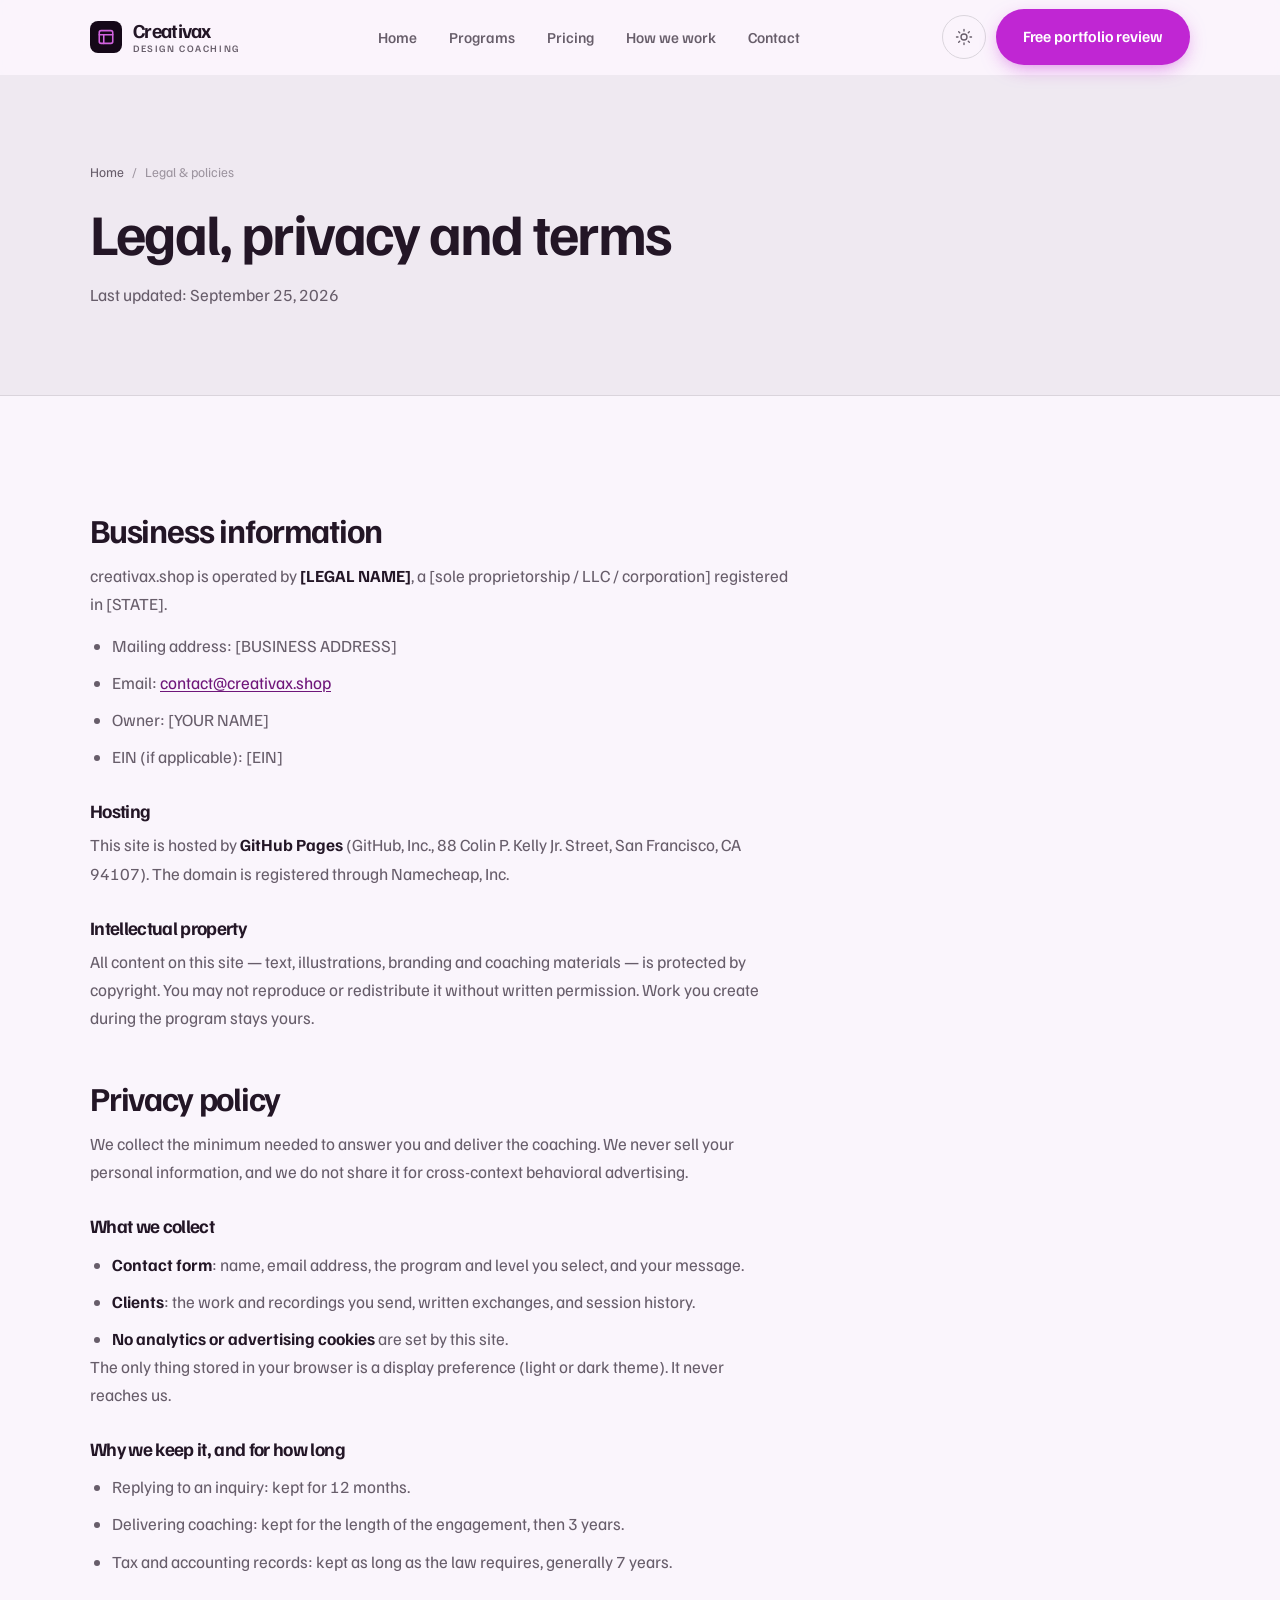
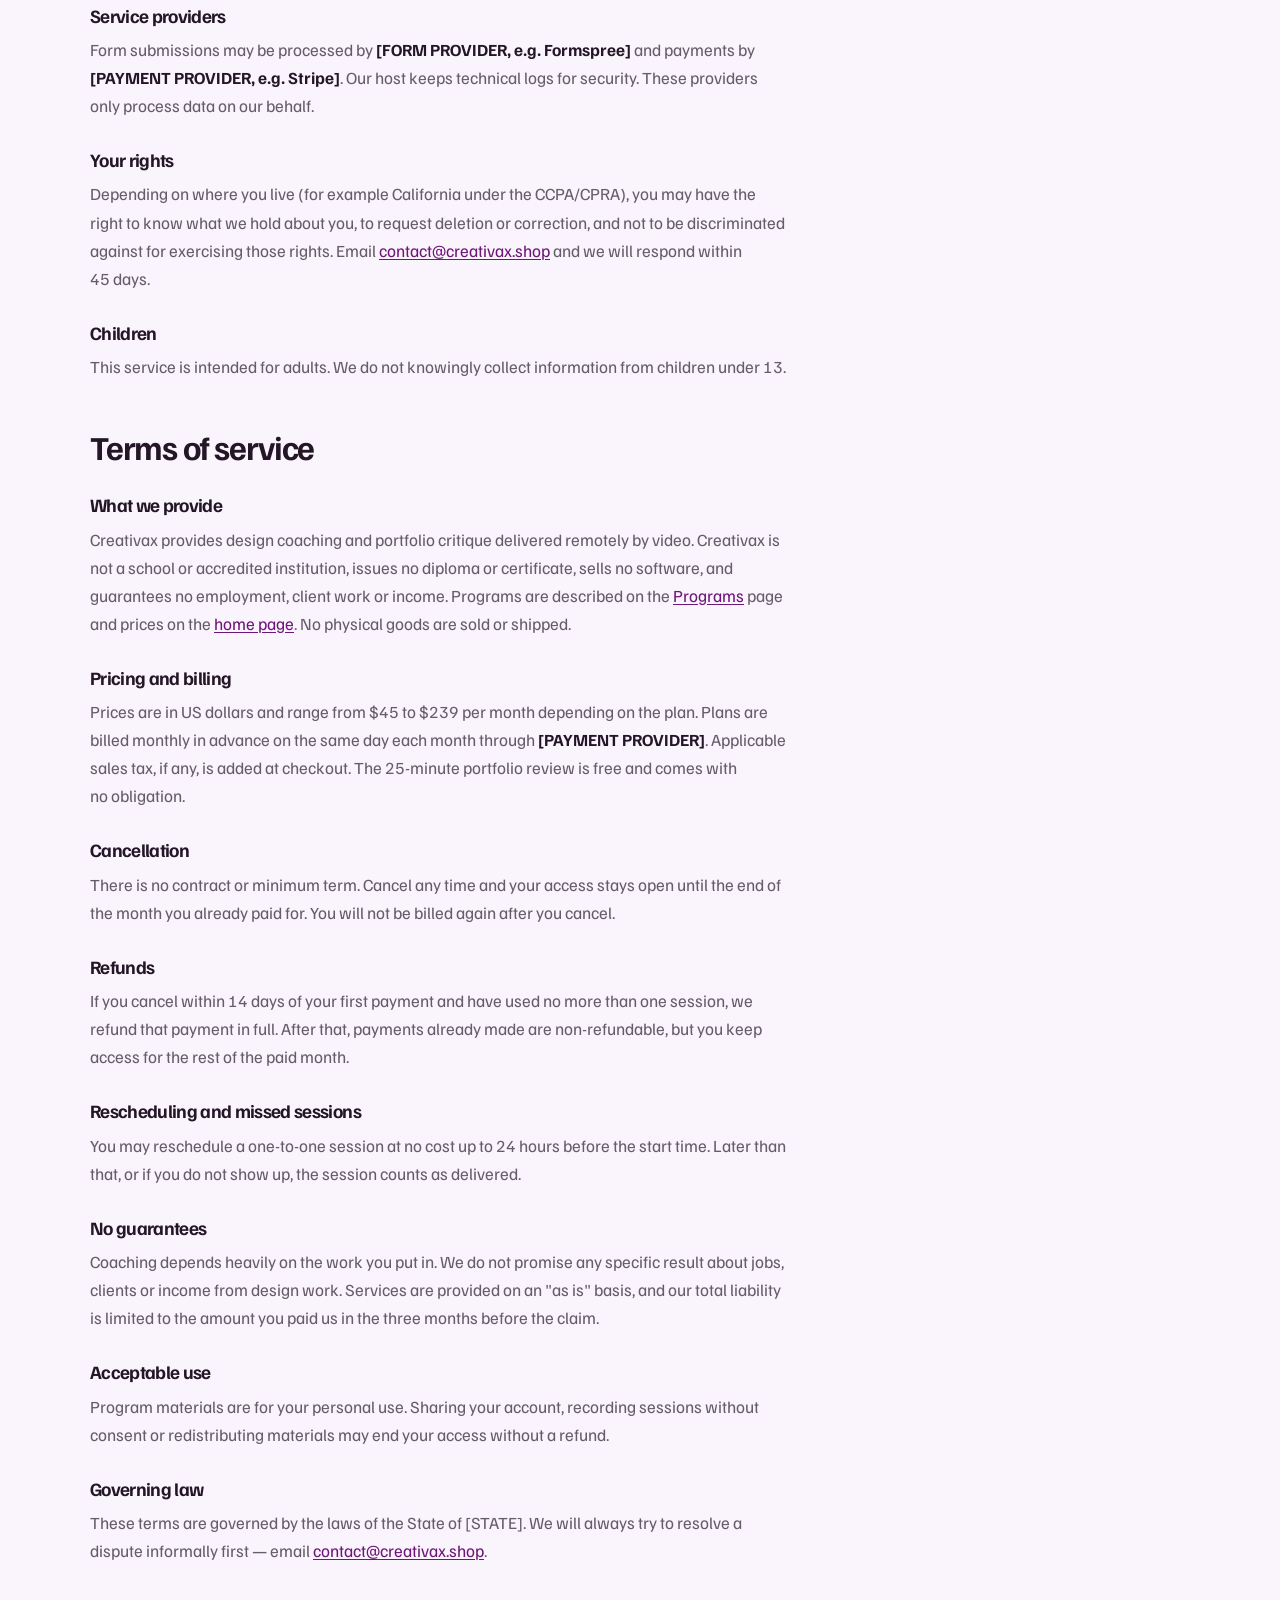
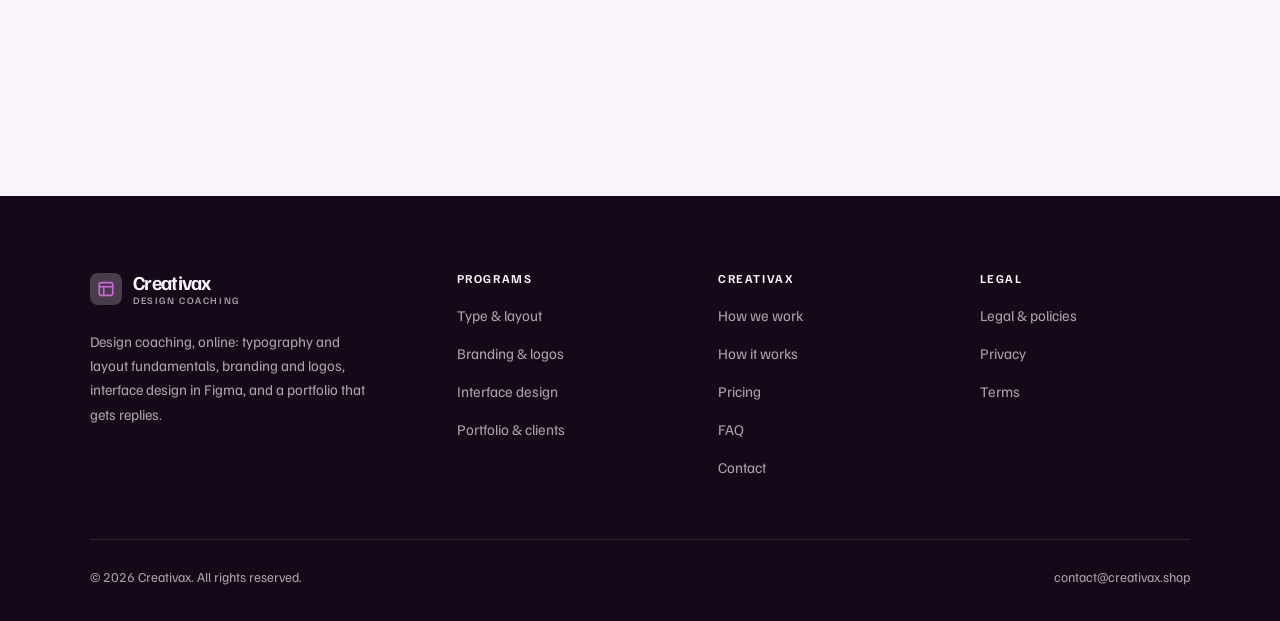
<file: legal.html>
<!DOCTYPE html>
<html lang="en" class="no-js">
<head>
<meta charset="utf-8">
<meta name="viewport" content="width=device-width, initial-scale=1">
<title>Legal, privacy and terms — Creativax</title>
<meta name="description" content="Business information, privacy policy and terms of service for Creativax.">
<meta name="robots" content="noindex">

<meta property="og:type" content="website">
<meta property="og:url" content="https://creativax.shop/legal.html">
<meta property="og:site_name" content="Creativax">
<meta property="og:locale" content="en_US">
<meta property="og:title" content="Legal, privacy and terms — Creativax">
<meta property="og:description" content="Business information, privacy policy and terms of service for Creativax.">
<meta name="theme-color" content="#150818">

<link rel="icon" href="assets/img/favicon.svg" type="image/svg+xml">
<link rel="preconnect" href="https://fonts.googleapis.com">
<link rel="preconnect" href="https://fonts.gstatic.com" crossorigin>
<link rel="stylesheet" href="https://fonts.googleapis.com/css2?family=Familjen+Grotesk:wght@400..700&display=swap">
<link rel="stylesheet" href="assets/css/style.css">

<!-- Thème appliqué avant le premier rendu (évite le flash) -->
<script>
document.documentElement.classList.remove('no-js');
(function(){try{var t=localStorage.getItem('site-theme');if(t){document.documentElement.setAttribute('data-theme',t);}}catch(e){}})();
</script>
</head>

<body>
<a class="skip-link" href="#main">Skip to main content</a>

<header class="site-header">
  <nav class="wrap nav" aria-label="Main navigation">
    <a class="brand" href="index.html">
      <svg class="brand__mark" viewBox="0 0 64 64" aria-hidden="true">
        <rect class="bm-bg" width="64" height="64" rx="16"/>
        <g class="bm-ic" transform="translate(14 14) scale(1.5)" fill="none" stroke-width="2.1" stroke-linecap="round" stroke-linejoin="round"><rect x="3" y="3.5" width="18" height="17" rx="2.5"/><path d="M3 9h18M9 9v11.5"/></g>
      </svg>
      <span>Creativax<span class="brand__sub">Design coaching</span></span>
    </a>

    <ul class="nav__links" id="nav-links">
      <li><a href="index.html">Home</a></li>
      <li><a href="programs.html">Programs</a></li>
      <li><a href="index.html#pricing">Pricing</a></li>
      <li><a href="about.html">How we work</a></li>
      <li><a href="contact.html">Contact</a></li>
      <li><a class="btn btn--primary" href="contact.html">Free portfolio review</a></li>
    </ul>

    <div class="nav__cta">
      <button class="theme-toggle" type="button" aria-label="Switch to dark theme">
        <svg class="icon-sun" viewBox="0 0 24 24" fill="none" stroke="currentColor" stroke-width="1.8" stroke-linecap="round" aria-hidden="true"><circle cx="12" cy="12" r="4"/><path d="M12 2v2m0 16v2M2 12h2m16 0h2M4.9 4.9l1.4 1.4m11.4 11.4 1.4 1.4M19.1 4.9l-1.4 1.4M6.3 17.7l-1.4 1.4"/></svg>
        <svg class="icon-moon" viewBox="0 0 24 24" fill="none" stroke="currentColor" stroke-width="1.8" stroke-linecap="round" stroke-linejoin="round" aria-hidden="true"><path d="M21 12.8A9 9 0 1 1 11.2 3a7 7 0 0 0 9.8 9.8z"/></svg>
      </button>
      <a class="btn btn--primary" href="contact.html">Free portfolio review</a>
      <button class="nav__toggle" type="button" aria-expanded="false" aria-controls="nav-links" aria-label="Open menu">
        <svg class="icon-open" viewBox="0 0 24 24" fill="none" stroke="currentColor" stroke-width="2" stroke-linecap="round" aria-hidden="true"><path d="M3 6h18M3 12h18M3 18h18"/></svg>
        <svg class="icon-close" viewBox="0 0 24 24" fill="none" stroke="currentColor" stroke-width="2" stroke-linecap="round" aria-hidden="true"><path d="M6 6l12 12M18 6L6 18"/></svg>
      </button>
    </div>
  </nav>
</header>

<main id="main">

<section class="page-head">
  <div class="wrap">
    <nav class="breadcrumb" aria-label="Breadcrumb">
      <a href="index.html">Home</a><span>/</span><span aria-current="page">Legal &amp; policies</span>
    </nav>
    <h1>Legal, privacy and terms</h1>
    <p>Last updated: <time datetime="2026-09-25">September 25, 2026</time></p>
  </div>
</section>

<section class="section wrap">
  <div class="prose">

    <!--
      TO DO: this is a skeleton, not legal advice. Replace every [BRACKET] with
      your real details before selling, and have a lawyer review it if you can.
      Consumer protection rules differ by state.
    -->

    <h2 id="business">Business information</h2>
    <p>
      creativax.shop is operated by <strong>[LEGAL NAME]</strong>, a [sole proprietorship / LLC / corporation]
      registered in [STATE].
    </p>
    <ul>
      <li>Mailing address: [BUSINESS ADDRESS]</li>
      <li>Email: <a href="mailto:contact@creativax.shop">contact@creativax.shop</a></li>
      <li>Owner: [YOUR NAME]</li>
      <li>EIN (if applicable): [EIN]</li>
    </ul>

    <h3>Hosting</h3>
    <p>
      This site is hosted by <strong>GitHub Pages</strong> (GitHub, Inc., 88 Colin P. Kelly Jr. Street,
      San Francisco, CA 94107). The domain is registered through Namecheap, Inc.
    </p>

    <h3>Intellectual property</h3>
    <p>
      All content on this site — text, illustrations, branding and coaching materials — is protected by
      copyright. You may not reproduce or redistribute it without written permission. Work you create during
      the program stays yours.
    </p>

    <h2 id="privacy">Privacy policy</h2>
    <p>
      We collect the minimum needed to answer you and deliver the coaching. We never sell your personal
      information, and we do not share it for cross-context behavioral advertising.
    </p>
    <h3>What we collect</h3>
    <ul>
      <li><strong>Contact form</strong>: name, email address, the program and level you select, and your message.</li>
      <li><strong>Clients</strong>: the work and recordings you send, written exchanges, and session history.</li>
      <li><strong>No analytics or advertising cookies</strong> are set by this site.</li>
    </ul>
    <p>
      The only thing stored in your browser is a display preference (light or dark theme). It never reaches us.
    </p>
    <h3>Why we keep it, and for how long</h3>
    <ul>
      <li>Replying to an inquiry: kept for 12 months.</li>
      <li>Delivering coaching: kept for the length of the engagement, then 3 years.</li>
      <li>Tax and accounting records: kept as long as the law requires, generally 7 years.</li>
    </ul>
    <h3>Service providers</h3>
    <p>
      Form submissions may be processed by <strong>[FORM PROVIDER, e.g. Formspree]</strong> and payments by
      <strong>[PAYMENT PROVIDER, e.g. Stripe]</strong>. Our host keeps technical logs for security. These
      providers only process data on our behalf.
    </p>
    <h3>Your rights</h3>
    <p>
      Depending on where you live (for example California under the CCPA/CPRA), you may have the right to
      know what we hold about you, to request deletion or correction, and not to be discriminated against for
      exercising those rights. Email <a href="mailto:contact@creativax.shop">contact@creativax.shop</a> and we will respond within 45 days.
    </p>
    <h3>Children</h3>
    <p>
      This service is intended for adults. We do not knowingly collect information from children under 13.
    </p>

    <h2 id="terms">Terms of service</h2>
    <h3>What we provide</h3>
    <p>
      Creativax provides design coaching and portfolio critique delivered remotely by video. Creativax is not a school or accredited institution, issues no diploma or certificate, sells no software, and guarantees no employment, client work or income. Programs are described on the
      <a href="programs.html">Programs</a> page and prices on the <a href="index.html#pricing">home page</a>.
      No physical goods are sold or shipped.
    </p>
    <h3>Pricing and billing</h3>
    <p>
      Prices are in US dollars and range from $45 to $239 per month
      depending on the plan. Plans are billed monthly in advance on the same day each month through
      <strong>[PAYMENT PROVIDER]</strong>. Applicable sales tax, if any, is added at checkout.
      The 25-minute portfolio review is free and comes with no obligation.
    </p>
    <h3>Cancellation</h3>
    <p>
      There is no contract or minimum term. Cancel any time and your access stays open until the end of the
      month you already paid for. You will not be billed again after you cancel.
    </p>
    <h3>Refunds</h3>
    <p>
      If you cancel within 14 days of your first payment and have used no more than one session, we refund
      that payment in full. After that, payments already made are non-refundable, but you keep access for the
      rest of the paid month.
    </p>
    <h3>Rescheduling and missed sessions</h3>
    <p>
      You may reschedule a one-to-one session at no cost up to 24 hours before the start time. Later than
      that, or if you do not show up, the session counts as delivered.
    </p>
    <h3>No guarantees</h3>
    <p>
      Coaching depends heavily on the work you put in. We do not promise any specific result
      about jobs, clients or income from design work. Services are provided on an "as is" basis, and our total
      liability is limited to the amount you paid us in the three months before the claim.
    </p>
    <h3>Acceptable use</h3>
    <p>
      Program materials are for your personal use. Sharing your account, recording sessions without consent
      or redistributing materials may end your access without a refund.
    </p>
    <h3>Governing law</h3>
    <p>
      These terms are governed by the laws of the State of [STATE]. We will always try to resolve a dispute
      informally first — email <a href="mailto:contact@creativax.shop">contact@creativax.shop</a>.
    </p>

  </div>
</section>

</main>

<footer class="site-footer">
  <div class="wrap">
    <div class="footer__grid">
      <div class="footer__brand">
        <a class="brand" href="index.html">
          <svg class="brand__mark" viewBox="0 0 64 64" aria-hidden="true">
        <rect class="bm-bg" width="64" height="64" rx="16"/>
        <g class="bm-ic" transform="translate(14 14) scale(1.5)" fill="none" stroke-width="2.1" stroke-linecap="round" stroke-linejoin="round"><rect x="3" y="3.5" width="18" height="17" rx="2.5"/><path d="M3 9h18M9 9v11.5"/></g>
      </svg>
          <span>Creativax<span class="brand__sub">Design coaching</span></span>
        </a>
        <p>Design coaching, online: typography and layout fundamentals, branding and logos, interface design in Figma, and a portfolio that gets replies.</p>
      </div>

      <div class="footer__col">
        <h4>Programs</h4>
        <ul>
          <li><a href="programs.html#fundamentals">Type &amp; layout</a></li>
          <li><a href="programs.html#branding">Branding &amp; logos</a></li>
          <li><a href="programs.html#ui">Interface design</a></li>
          <li><a href="programs.html#portfolio">Portfolio &amp; clients</a></li>
        </ul>
      </div>

      <div class="footer__col">
        <h4>Creativax</h4>
        <ul>
          <li><a href="about.html">How we work</a></li>
          <li><a href="index.html#how-it-works">How it works</a></li>
          <li><a href="index.html#pricing">Pricing</a></li>
          <li><a href="index.html#faq">FAQ</a></li>
          <li><a href="contact.html">Contact</a></li>
        </ul>
      </div>

      <div class="footer__col">
        <h4>Legal</h4>
        <ul>
          <li><a href="legal.html">Legal &amp; policies</a></li>
          <li><a href="legal.html#privacy">Privacy</a></li>
          <li><a href="legal.html#terms">Terms</a></li>
        </ul>
      </div>
    </div>

    <div class="footer__bottom">
      <p>© <span data-year>2026</span> Creativax. All rights reserved.</p>
      <p><a href="mailto:contact@creativax.shop">contact@creativax.shop</a></p>
    </div>
  </div>
</footer>

<script src="assets/js/main.js" defer></script>
</body>
</html>
</file>
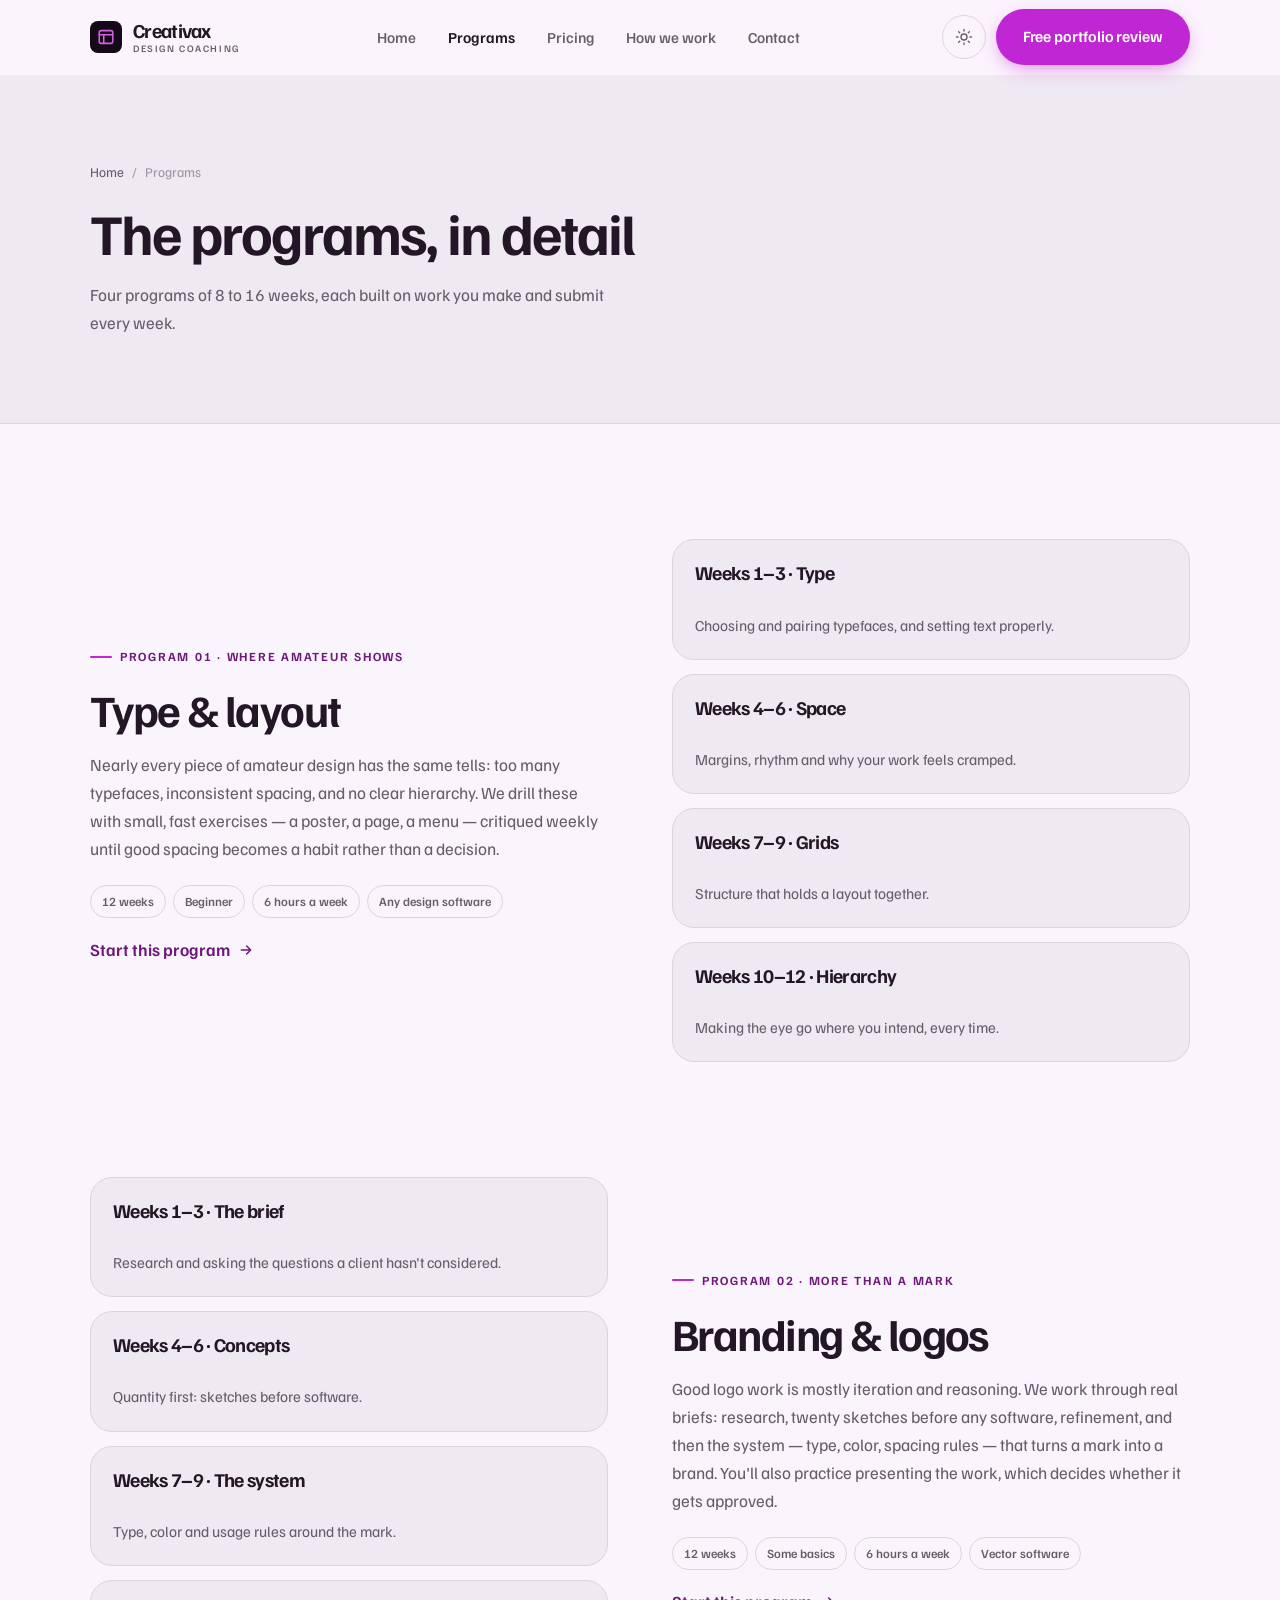
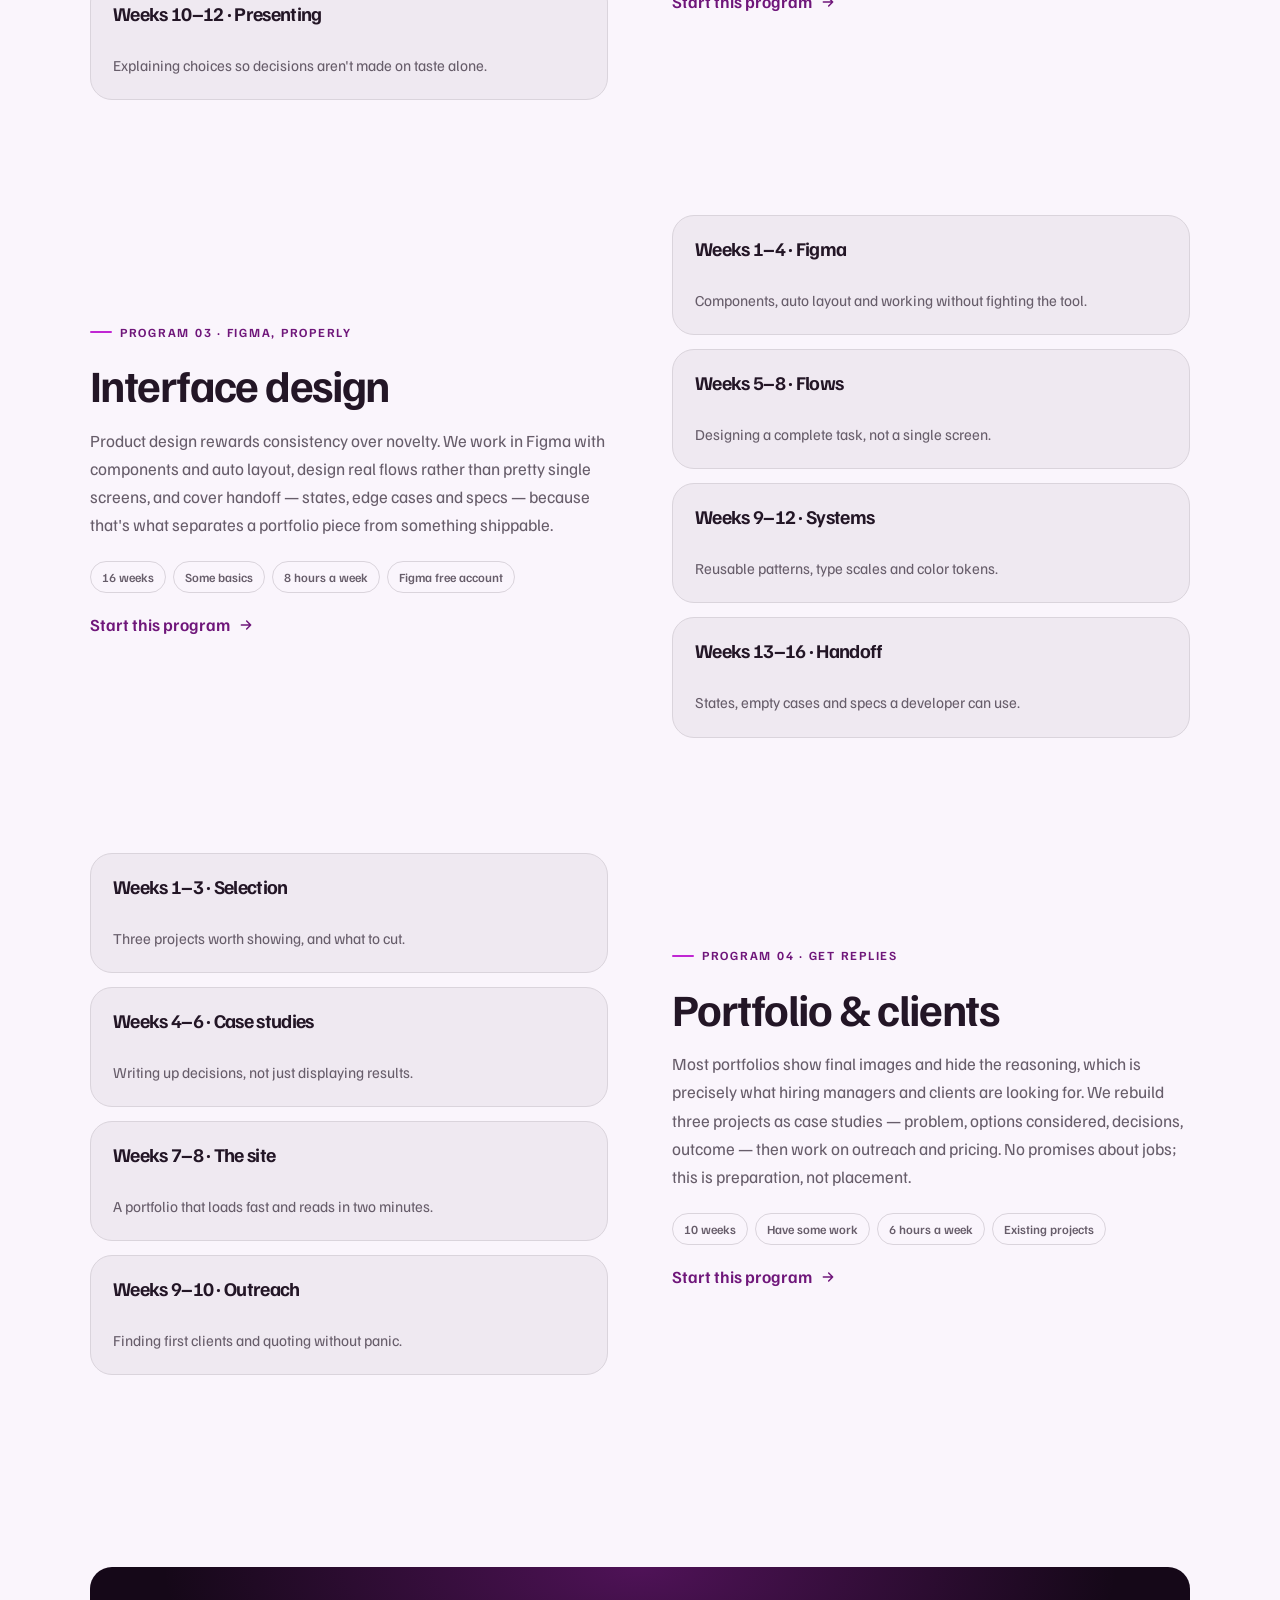
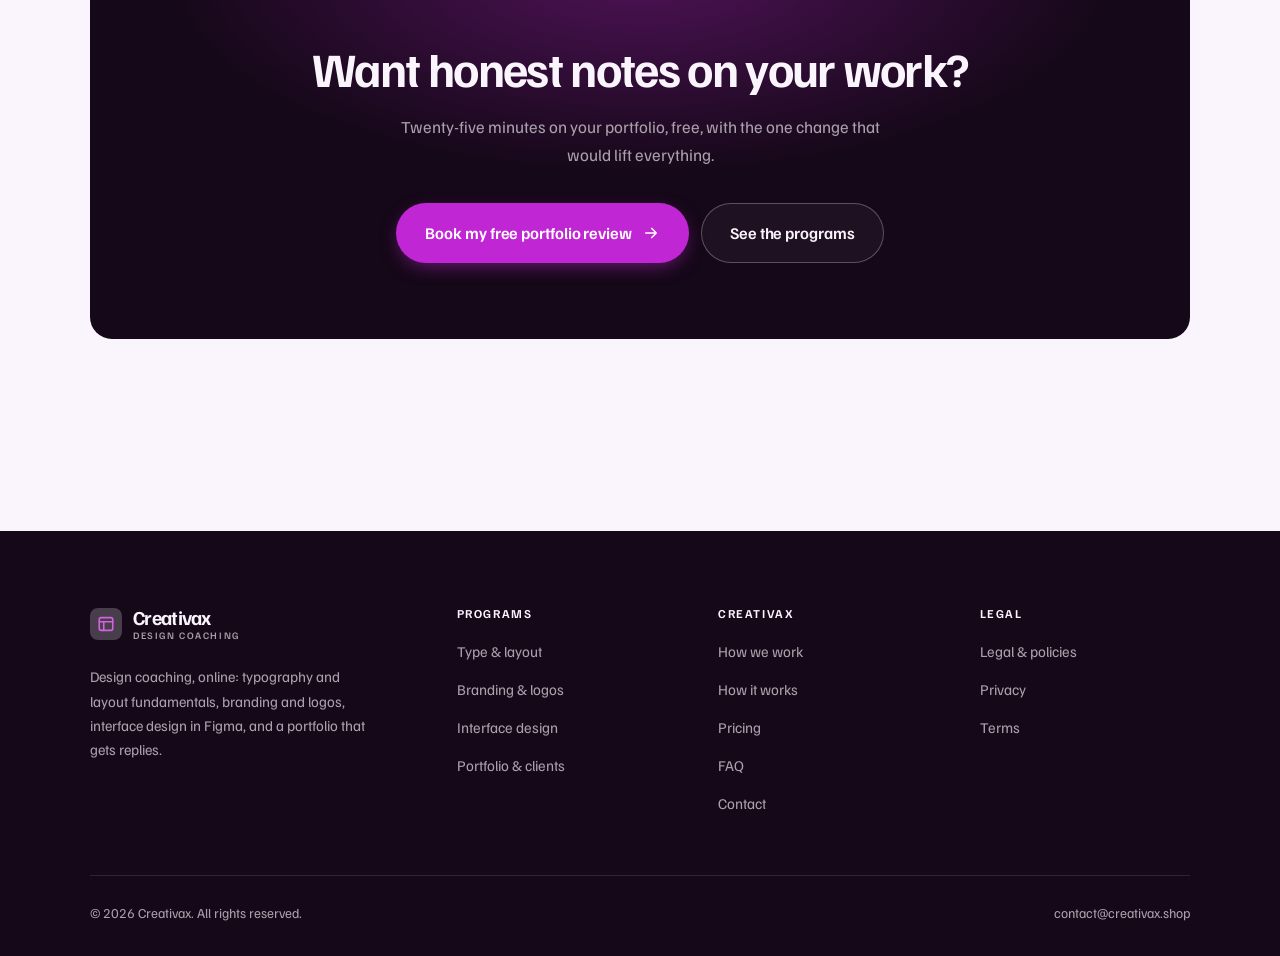
<file: programs.html>
<!DOCTYPE html>
<html lang="en" class="no-js">
<head>
<meta charset="utf-8">
<meta name="viewport" content="width=device-width, initial-scale=1">
<title>Programs — Creativax</title>
<meta name="description" content="Design coaching programs: typography and layout, branding and logos, interface design in Figma, portfolio and clients.">
<link rel="canonical" href="https://creativax.shop/programs.html">

<meta property="og:type" content="website">
<meta property="og:url" content="https://creativax.shop/programs.html">
<meta property="og:site_name" content="Creativax">
<meta property="og:locale" content="en_US">
<meta property="og:title" content="Programs — Creativax">
<meta property="og:description" content="Design coaching programs: typography and layout, branding and logos, interface design in Figma, portfolio and clients.">
<meta name="theme-color" content="#150818">

<link rel="icon" href="assets/img/favicon.svg" type="image/svg+xml">
<link rel="preconnect" href="https://fonts.googleapis.com">
<link rel="preconnect" href="https://fonts.gstatic.com" crossorigin>
<link rel="stylesheet" href="https://fonts.googleapis.com/css2?family=Familjen+Grotesk:wght@400..700&display=swap">
<link rel="stylesheet" href="assets/css/style.css">

<!-- Thème appliqué avant le premier rendu (évite le flash) -->
<script>
document.documentElement.classList.remove('no-js');
(function(){try{var t=localStorage.getItem('site-theme');if(t){document.documentElement.setAttribute('data-theme',t);}}catch(e){}})();
</script>
</head>

<body>
<a class="skip-link" href="#main">Skip to main content</a>

<header class="site-header">
  <nav class="wrap nav" aria-label="Main navigation">
    <a class="brand" href="index.html">
      <svg class="brand__mark" viewBox="0 0 64 64" aria-hidden="true">
        <rect class="bm-bg" width="64" height="64" rx="16"/>
        <g class="bm-ic" transform="translate(14 14) scale(1.5)" fill="none" stroke-width="2.1" stroke-linecap="round" stroke-linejoin="round"><rect x="3" y="3.5" width="18" height="17" rx="2.5"/><path d="M3 9h18M9 9v11.5"/></g>
      </svg>
      <span>Creativax<span class="brand__sub">Design coaching</span></span>
    </a>

    <ul class="nav__links" id="nav-links">
      <li><a href="index.html">Home</a></li>
      <li><a href="programs.html" aria-current="page">Programs</a></li>
      <li><a href="index.html#pricing">Pricing</a></li>
      <li><a href="about.html">How we work</a></li>
      <li><a href="contact.html">Contact</a></li>
      <li><a class="btn btn--primary" href="contact.html">Free portfolio review</a></li>
    </ul>

    <div class="nav__cta">
      <button class="theme-toggle" type="button" aria-label="Switch to dark theme">
        <svg class="icon-sun" viewBox="0 0 24 24" fill="none" stroke="currentColor" stroke-width="1.8" stroke-linecap="round" aria-hidden="true"><circle cx="12" cy="12" r="4"/><path d="M12 2v2m0 16v2M2 12h2m16 0h2M4.9 4.9l1.4 1.4m11.4 11.4 1.4 1.4M19.1 4.9l-1.4 1.4M6.3 17.7l-1.4 1.4"/></svg>
        <svg class="icon-moon" viewBox="0 0 24 24" fill="none" stroke="currentColor" stroke-width="1.8" stroke-linecap="round" stroke-linejoin="round" aria-hidden="true"><path d="M21 12.8A9 9 0 1 1 11.2 3a7 7 0 0 0 9.8 9.8z"/></svg>
      </button>
      <a class="btn btn--primary" href="contact.html">Free portfolio review</a>
      <button class="nav__toggle" type="button" aria-expanded="false" aria-controls="nav-links" aria-label="Open menu">
        <svg class="icon-open" viewBox="0 0 24 24" fill="none" stroke="currentColor" stroke-width="2" stroke-linecap="round" aria-hidden="true"><path d="M3 6h18M3 12h18M3 18h18"/></svg>
        <svg class="icon-close" viewBox="0 0 24 24" fill="none" stroke="currentColor" stroke-width="2" stroke-linecap="round" aria-hidden="true"><path d="M6 6l12 12M18 6L6 18"/></svg>
      </button>
    </div>
  </nav>
</header>

<main id="main">

<section class="page-head">
  <div class="wrap">
    <nav class="breadcrumb" aria-label="Breadcrumb">
      <a href="index.html">Home</a><span>/</span><span aria-current="page">Programs</span>
    </nav>
    <h1>The programs, in detail</h1>
    <p>Four programs of 8 to 16 weeks, each built on work you make and submit every week.</p>
  </div>
</section>

<section class="section wrap" id="fundamentals">
  <div class="split reveal">
    <div>
      <span class="eyebrow">Program 01 · Where amateur shows</span>
      <h2>Type &amp; layout</h2>
      <p>Nearly every piece of amateur design has the same tells: too many typefaces, inconsistent spacing, and no clear hierarchy. We drill these with small, fast exercises — a poster, a page, a menu — critiqued weekly until good spacing becomes a habit rather than a decision.</p>
      <ul class="tags"><li>12 weeks</li><li>Beginner</li><li>6 hours a week</li><li>Any design software</li></ul>
      <p><a class="arrow-link" href="contact.html">Start this program <svg viewBox="0 0 24 24" fill="none" stroke="currentColor" stroke-width="2.2" stroke-linecap="round" stroke-linejoin="round" aria-hidden="true"><path d="M5 12h14M13 6l6 6-6 6"/></svg></a></p>
    </div>
    <div class="grid grid--2 grid--tight">
      <article class="card card--sm">
        <h3>Weeks 1–3 · Type</h3>
        <p>Choosing and pairing typefaces, and setting text properly.</p>
      </article>
      <article class="card card--sm">
        <h3>Weeks 4–6 · Space</h3>
        <p>Margins, rhythm and why your work feels cramped.</p>
      </article>
      <article class="card card--sm">
        <h3>Weeks 7–9 · Grids</h3>
        <p>Structure that holds a layout together.</p>
      </article>
      <article class="card card--sm">
        <h3>Weeks 10–12 · Hierarchy</h3>
        <p>Making the eye go where you intend, every time.</p>
      </article>
    </div>
  </div>
</section>

<section class="section section--flush wrap" id="branding">
  <div class="split reveal">
    <div class="grid grid--2 grid--tight">
      <article class="card card--sm">
        <h3>Weeks 1–3 · The brief</h3>
        <p>Research and asking the questions a client hasn't considered.</p>
      </article>
      <article class="card card--sm">
        <h3>Weeks 4–6 · Concepts</h3>
        <p>Quantity first: sketches before software.</p>
      </article>
      <article class="card card--sm">
        <h3>Weeks 7–9 · The system</h3>
        <p>Type, color and usage rules around the mark.</p>
      </article>
      <article class="card card--sm">
        <h3>Weeks 10–12 · Presenting</h3>
        <p>Explaining choices so decisions aren't made on taste alone.</p>
      </article>
    </div>
    <div>
      <span class="eyebrow">Program 02 · More than a mark</span>
      <h2>Branding &amp; logos</h2>
      <p>Good logo work is mostly iteration and reasoning. We work through real briefs: research, twenty sketches before any software, refinement, and then the system — type, color, spacing rules — that turns a mark into a brand. You'll also practice presenting the work, which decides whether it gets approved.</p>
      <ul class="tags"><li>12 weeks</li><li>Some basics</li><li>6 hours a week</li><li>Vector software</li></ul>
      <p><a class="arrow-link" href="contact.html">Start this program <svg viewBox="0 0 24 24" fill="none" stroke="currentColor" stroke-width="2.2" stroke-linecap="round" stroke-linejoin="round" aria-hidden="true"><path d="M5 12h14M13 6l6 6-6 6"/></svg></a></p>
    </div>
  </div>
</section>

<section class="section section--flush wrap" id="ui">
  <div class="split reveal">
    <div>
      <span class="eyebrow">Program 03 · Figma, properly</span>
      <h2>Interface design</h2>
      <p>Product design rewards consistency over novelty. We work in Figma with components and auto layout, design real flows rather than pretty single screens, and cover handoff — states, edge cases and specs — because that's what separates a portfolio piece from something shippable.</p>
      <ul class="tags"><li>16 weeks</li><li>Some basics</li><li>8 hours a week</li><li>Figma free account</li></ul>
      <p><a class="arrow-link" href="contact.html">Start this program <svg viewBox="0 0 24 24" fill="none" stroke="currentColor" stroke-width="2.2" stroke-linecap="round" stroke-linejoin="round" aria-hidden="true"><path d="M5 12h14M13 6l6 6-6 6"/></svg></a></p>
    </div>
    <div class="grid grid--2 grid--tight">
      <article class="card card--sm">
        <h3>Weeks 1–4 · Figma</h3>
        <p>Components, auto layout and working without fighting the tool.</p>
      </article>
      <article class="card card--sm">
        <h3>Weeks 5–8 · Flows</h3>
        <p>Designing a complete task, not a single screen.</p>
      </article>
      <article class="card card--sm">
        <h3>Weeks 9–12 · Systems</h3>
        <p>Reusable patterns, type scales and color tokens.</p>
      </article>
      <article class="card card--sm">
        <h3>Weeks 13–16 · Handoff</h3>
        <p>States, empty cases and specs a developer can use.</p>
      </article>
    </div>
  </div>
</section>

<section class="section section--flush wrap" id="portfolio">
  <div class="split reveal">
    <div class="grid grid--2 grid--tight">
      <article class="card card--sm">
        <h3>Weeks 1–3 · Selection</h3>
        <p>Three projects worth showing, and what to cut.</p>
      </article>
      <article class="card card--sm">
        <h3>Weeks 4–6 · Case studies</h3>
        <p>Writing up decisions, not just displaying results.</p>
      </article>
      <article class="card card--sm">
        <h3>Weeks 7–8 · The site</h3>
        <p>A portfolio that loads fast and reads in two minutes.</p>
      </article>
      <article class="card card--sm">
        <h3>Weeks 9–10 · Outreach</h3>
        <p>Finding first clients and quoting without panic.</p>
      </article>
    </div>
    <div>
      <span class="eyebrow">Program 04 · Get replies</span>
      <h2>Portfolio &amp; clients</h2>
      <p>Most portfolios show final images and hide the reasoning, which is precisely what hiring managers and clients are looking for. We rebuild three projects as case studies — problem, options considered, decisions, outcome — then work on outreach and pricing. No promises about jobs; this is preparation, not placement.</p>
      <ul class="tags"><li>10 weeks</li><li>Have some work</li><li>6 hours a week</li><li>Existing projects</li></ul>
      <p><a class="arrow-link" href="contact.html">Start this program <svg viewBox="0 0 24 24" fill="none" stroke="currentColor" stroke-width="2.2" stroke-linecap="round" stroke-linejoin="round" aria-hidden="true"><path d="M5 12h14M13 6l6 6-6 6"/></svg></a></p>
    </div>
  </div>
</section>

<section class="wrap section--tight">
  <div class="cta-band reveal">
    <h2>Want honest notes on your work?</h2>
    <p>Twenty-five minutes on your portfolio, free, with the one change that would lift everything.</p>
    <div class="hero__actions">
      <a class="btn btn--primary btn--lg" href="contact.html">Book my free portfolio review <svg viewBox="0 0 24 24" fill="none" stroke="currentColor" stroke-width="2.2" stroke-linecap="round" stroke-linejoin="round" aria-hidden="true"><path d="M5 12h14M13 6l6 6-6 6"/></svg></a>
      <a class="btn btn--on-dark btn--lg" href="programs.html">See the programs</a>
    </div>
  </div>
</section>

</main>

<footer class="site-footer">
  <div class="wrap">
    <div class="footer__grid">
      <div class="footer__brand">
        <a class="brand" href="index.html">
          <svg class="brand__mark" viewBox="0 0 64 64" aria-hidden="true">
        <rect class="bm-bg" width="64" height="64" rx="16"/>
        <g class="bm-ic" transform="translate(14 14) scale(1.5)" fill="none" stroke-width="2.1" stroke-linecap="round" stroke-linejoin="round"><rect x="3" y="3.5" width="18" height="17" rx="2.5"/><path d="M3 9h18M9 9v11.5"/></g>
      </svg>
          <span>Creativax<span class="brand__sub">Design coaching</span></span>
        </a>
        <p>Design coaching, online: typography and layout fundamentals, branding and logos, interface design in Figma, and a portfolio that gets replies.</p>
      </div>

      <div class="footer__col">
        <h4>Programs</h4>
        <ul>
          <li><a href="programs.html#fundamentals">Type &amp; layout</a></li>
          <li><a href="programs.html#branding">Branding &amp; logos</a></li>
          <li><a href="programs.html#ui">Interface design</a></li>
          <li><a href="programs.html#portfolio">Portfolio &amp; clients</a></li>
        </ul>
      </div>

      <div class="footer__col">
        <h4>Creativax</h4>
        <ul>
          <li><a href="about.html">How we work</a></li>
          <li><a href="index.html#how-it-works">How it works</a></li>
          <li><a href="index.html#pricing">Pricing</a></li>
          <li><a href="index.html#faq">FAQ</a></li>
          <li><a href="contact.html">Contact</a></li>
        </ul>
      </div>

      <div class="footer__col">
        <h4>Legal</h4>
        <ul>
          <li><a href="legal.html">Legal &amp; policies</a></li>
          <li><a href="legal.html#privacy">Privacy</a></li>
          <li><a href="legal.html#terms">Terms</a></li>
        </ul>
      </div>
    </div>

    <div class="footer__bottom">
      <p>© <span data-year>2026</span> Creativax. All rights reserved.</p>
      <p><a href="mailto:contact@creativax.shop">contact@creativax.shop</a></p>
    </div>
  </div>
</footer>

<script src="assets/js/main.js" defer></script>
</body>
</html>
</file>
<file: assets/css/style.css>
/* Creativax — couleurs et polices de la marque.
   Modifier ces valeurs suffit à changer l'identité visuelle de tout le site. */
:root {
  --c-accent:    #c026d3;
  --c-on-accent: #ffffff;
  --c-ink:       #150818;
  --c-paper:     #faf5fc;

  --accent-ink-light: color-mix(in srgb, var(--c-accent) 58%, black);
  --accent-on-dark:   color-mix(in srgb, var(--c-accent) 72%, white);

  --font-display: "Familjen Grotesk", system-ui, -apple-system, "Segoe UI", sans-serif;
  --font-body: "Familjen Grotesk", system-ui, -apple-system, "Segoe UI", sans-serif;
  --display-weight: 700;
  --display-tracking: -.035em;
}

/* ==========================================================================
   Feuille de style commune aux sites de coaching
   Les couleurs de marque (--c-accent, --c-on-accent, --c-ink, --c-paper) et
   les polices sont définies juste au-dessus, par site. Tout le reste en dérive.
   ========================================================================== */

/* --------------------------------------------------------------------------
   1. Tokens dérivés
   -------------------------------------------------------------------------- */

:root {
  /* Thème clair */
  --paper:      var(--c-paper);
  --paper-2:    color-mix(in srgb, var(--c-paper) 95%, var(--c-ink));
  --paper-3:    color-mix(in srgb, var(--c-paper) 89%, var(--c-ink));
  --line:       color-mix(in srgb, var(--c-paper) 86%, var(--c-ink));
  --text:       color-mix(in srgb, var(--c-ink) 94%, var(--c-paper));
  --muted:      color-mix(in srgb, var(--c-ink) 64%, var(--c-paper));
  --accent:     var(--c-accent);
  --accent-600: color-mix(in srgb, var(--c-accent) 86%, black);
  --accent-ink: var(--accent-ink-light);
  --on-accent:  var(--c-on-accent);
  --ink:        var(--c-ink);
  --ink-soft:   color-mix(in srgb, var(--c-ink) 90%, white);
  --on-ink:     var(--c-paper);
  --on-ink-mut: color-mix(in srgb, var(--c-paper) 64%, var(--c-ink));
  --brand-bg:   var(--c-ink);

  /* Rayons */
  --r-sm: 8px;
  --r-md: 14px;
  --r-lg: 22px;
  --r-full: 999px;

  /* Ombres */
  --sh-1: 0 1px 2px rgba(0, 0, 0, .05), 0 2px 8px rgba(0, 0, 0, .04);
  --sh-2: 0 2px 4px rgba(0, 0, 0, .05), 0 12px 32px rgba(0, 0, 0, .09);
  --sh-3: 0 4px 8px rgba(0, 0, 0, .06), 0 24px 56px rgba(0, 0, 0, .14);

  /* Rythme */
  --gutter: clamp(16px, 4vw, 40px);
  --maxw: 1180px;
  --section-y: clamp(64px, 9vw, 124px);

  --ease: cubic-bezier(.22, .61, .36, 1);
}

/* Thème sombre — suit le système, sauf si l'utilisateur a choisi « clair » */
@media (prefers-color-scheme: dark) {
  :root:not([data-theme="light"]) {
    --paper:      var(--c-ink);
    --paper-2:    color-mix(in srgb, var(--c-ink) 92%, white);
    --paper-3:    color-mix(in srgb, var(--c-ink) 86%, white);
    --line:       color-mix(in srgb, var(--c-ink) 80%, white);
    --text:       color-mix(in srgb, var(--c-paper) 94%, var(--c-ink));
    --muted:      color-mix(in srgb, var(--c-paper) 66%, var(--c-ink));
    --accent-ink: var(--accent-on-dark);
    --ink:        color-mix(in srgb, var(--c-ink) 72%, black);
    --brand-bg:   color-mix(in srgb, var(--c-ink) 80%, white);
    --sh-1: 0 1px 2px rgba(0, 0, 0, .4), 0 2px 8px rgba(0, 0, 0, .3);
    --sh-2: 0 2px 4px rgba(0, 0, 0, .4), 0 12px 32px rgba(0, 0, 0, .45);
    --sh-3: 0 4px 8px rgba(0, 0, 0, .45), 0 24px 56px rgba(0, 0, 0, .55);
  }
}

/* Thème sombre — choix explicite */
:root[data-theme="dark"] {
  --paper:      var(--c-ink);
  --paper-2:    color-mix(in srgb, var(--c-ink) 92%, white);
  --paper-3:    color-mix(in srgb, var(--c-ink) 86%, white);
  --line:       color-mix(in srgb, var(--c-ink) 80%, white);
  --text:       color-mix(in srgb, var(--c-paper) 94%, var(--c-ink));
  --muted:      color-mix(in srgb, var(--c-paper) 66%, var(--c-ink));
  --accent-ink: var(--accent-on-dark);
  --ink:        color-mix(in srgb, var(--c-ink) 72%, black);
  --brand-bg:   color-mix(in srgb, var(--c-ink) 80%, white);
  --sh-1: 0 1px 2px rgba(0, 0, 0, .4), 0 2px 8px rgba(0, 0, 0, .3);
  --sh-2: 0 2px 4px rgba(0, 0, 0, .4), 0 12px 32px rgba(0, 0, 0, .45);
  --sh-3: 0 4px 8px rgba(0, 0, 0, .45), 0 24px 56px rgba(0, 0, 0, .55);
}

/* --------------------------------------------------------------------------
   2. Reset / base
   -------------------------------------------------------------------------- */

*, *::before, *::after { box-sizing: border-box; }

* { margin: 0; }

html {
  -webkit-text-size-adjust: 100%;
  scroll-behavior: smooth;
  scroll-padding-top: 88px;
}

body {
  background: var(--paper);
  color: var(--text);
  font-family: var(--font-body);
  font-size: 17px;
  line-height: 1.65;
  -webkit-font-smoothing: antialiased;
  text-rendering: optimizeLegibility;
  overflow-x: hidden;
}

img, svg, video { display: block; max-width: 100%; height: auto; }

a { color: inherit; text-decoration: none; }

button, input, textarea, select { font: inherit; color: inherit; }

h1, h2, h3, h4 {
  font-family: var(--font-display);
  font-weight: var(--display-weight);
  line-height: 1.08;
  letter-spacing: var(--display-tracking);
  text-wrap: balance;
}

p { text-wrap: pretty; }

:focus-visible {
  outline: 3px solid var(--accent);
  outline-offset: 3px;
  border-radius: 4px;
}

::selection { background: var(--accent); color: var(--on-accent); }

/* --------------------------------------------------------------------------
   3. Utilitaires de mise en page
   -------------------------------------------------------------------------- */

.wrap {
  width: 100%;
  max-width: var(--maxw);
  margin-inline: auto;
  padding-inline: var(--gutter);
}

.section { padding-block: var(--section-y); }
.section--flush { padding-top: 0; }
.section--tight { padding-block: clamp(48px, 6vw, 80px); }

.skip-link {
  position: absolute;
  left: 12px;
  top: -100px;
  z-index: 200;
  background: var(--accent);
  color: var(--on-accent);
  padding: 12px 20px;
  border-radius: var(--r-sm);
  font-weight: 600;
  transition: top .2s var(--ease);
}
.skip-link:focus { top: 12px; }

.eyebrow {
  display: inline-flex;
  align-items: center;
  gap: 8px;
  font-size: .78rem;
  font-weight: 650;
  letter-spacing: .14em;
  text-transform: uppercase;
  color: var(--accent-ink);
  margin-bottom: 18px;
}
.eyebrow::before {
  content: "";
  width: 22px;
  height: 2px;
  background: var(--accent);
  border-radius: 2px;
}

.section-head { max-width: 62ch; margin-bottom: clamp(36px, 5vw, 60px); }
.section-head h2 { font-size: clamp(2rem, 4.4vw, 3.1rem); }
.section-head p {
  margin-top: 18px;
  color: var(--muted);
  font-size: clamp(1rem, 1.6vw, 1.12rem);
  max-width: 58ch;
}

.section-head--center { margin-inline: auto; text-align: center; }
.section-head--center .eyebrow { justify-content: center; }
.section-head--center p { margin-inline: auto; }

/* --------------------------------------------------------------------------
   4. Boutons
   -------------------------------------------------------------------------- */

.btn {
  display: inline-flex;
  align-items: center;
  justify-content: center;
  gap: 10px;
  padding: 14px 26px;
  border: 1px solid transparent;
  border-radius: var(--r-full);
  font-weight: 620;
  font-size: .98rem;
  letter-spacing: -.005em;
  cursor: pointer;
  white-space: nowrap;
  transition: transform .18s var(--ease), background-color .18s var(--ease),
              border-color .18s var(--ease), box-shadow .18s var(--ease), color .18s var(--ease);
}
.btn:hover { transform: translateY(-2px); }
.btn:active { transform: translateY(0); }

.btn--primary {
  background: var(--accent);
  color: var(--on-accent);
  box-shadow: 0 6px 20px -6px color-mix(in srgb, var(--c-accent) 65%, transparent);
}
.btn--primary:hover {
  background: var(--accent-600);
  box-shadow: 0 12px 28px -8px color-mix(in srgb, var(--c-accent) 70%, transparent);
}

.btn--ghost {
  border-color: var(--line);
  background: transparent;
  color: var(--text);
}
.btn--ghost:hover { border-color: var(--accent); color: var(--accent-ink); }

.btn--on-dark {
  border-color: color-mix(in srgb, var(--c-paper) 28%, transparent);
  color: var(--on-ink);
  background: color-mix(in srgb, var(--c-paper) 4%, transparent);
}
.btn--on-dark:hover {
  border-color: color-mix(in srgb, var(--c-paper) 60%, transparent);
  background: color-mix(in srgb, var(--c-paper) 10%, transparent);
}

.btn--lg { padding: 16px 28px; font-size: 1.02rem; }
.btn--block { width: 100%; }

.btn svg { width: 18px; height: 18px; flex: none; }

@media (max-width: 420px) {
  .btn--lg { padding: 15px 22px; font-size: 1rem; white-space: normal; text-align: center; }
}

/* Lien fléché */
.arrow-link {
  display: inline-flex;
  align-items: center;
  gap: 8px;
  font-weight: 620;
  color: var(--accent-ink);
}
.arrow-link svg { width: 16px; height: 16px; transition: transform .18s var(--ease); }
.arrow-link:hover svg { transform: translateX(4px); }

/* --------------------------------------------------------------------------
   5. En-tête / navigation
   -------------------------------------------------------------------------- */

.site-header {
  position: sticky;
  top: 0;
  z-index: 100;
  background: color-mix(in srgb, var(--paper) 82%, transparent);
  backdrop-filter: saturate(180%) blur(14px);
  -webkit-backdrop-filter: saturate(180%) blur(14px);
  border-bottom: 1px solid transparent;
  transition: border-color .25s var(--ease), background-color .25s var(--ease);
}
.site-header.is-stuck {
  border-bottom-color: var(--line);
  background: color-mix(in srgb, var(--paper) 94%, transparent);
}

.nav {
  display: flex;
  align-items: center;
  justify-content: space-between;
  gap: 24px;
  height: 74px;
}

.brand {
  display: inline-flex;
  align-items: center;
  gap: 11px;
  font-family: var(--font-display);
  font-weight: var(--display-weight);
  font-size: 1.24rem;
  letter-spacing: var(--display-tracking);
  flex: none;
  line-height: 1.1;
}
.brand__mark { width: 32px; height: 32px; flex: none; }
.brand__mark .bm-bg { fill: var(--brand-bg); }
.brand__mark .bm-ic { stroke: var(--accent-on-dark); color: var(--accent-on-dark); }
.brand__sub {
  display: block;
  font-family: var(--font-body);
  font-size: .62rem;
  font-weight: 550;
  letter-spacing: .16em;
  text-transform: uppercase;
  color: var(--muted);
  margin-top: 1px;
}

.nav__links {
  display: flex;
  align-items: center;
  gap: 4px;
  list-style: none;
  padding: 0;
}
.nav__links a {
  display: block;
  padding: 9px 14px;
  border-radius: var(--r-full);
  font-size: .95rem;
  font-weight: 520;
  color: var(--muted);
  transition: color .16s var(--ease), background-color .16s var(--ease);
}
.nav__links a:hover { color: var(--text); background: var(--paper-2); }
.nav__links a[aria-current="page"] { color: var(--text); font-weight: 620; }
.nav__links .btn { display: none; }

.nav__cta { display: flex; align-items: center; gap: 10px; flex: none; }

.nav__toggle {
  display: none;
  width: 44px;
  height: 44px;
  align-items: center;
  justify-content: center;
  background: transparent;
  border: 1px solid var(--line);
  border-radius: var(--r-full);
  cursor: pointer;
}
.nav__toggle svg { width: 20px; height: 20px; }
.nav__toggle .icon-close { display: none; }
.nav__toggle[aria-expanded="true"] .icon-open { display: none; }
.nav__toggle[aria-expanded="true"] .icon-close { display: block; }

@media (max-width: 900px) {
  .nav__links, .nav__cta .btn { display: none; }
  .nav__toggle { display: inline-flex; }

  .nav__links {
    position: fixed;
    inset: 74px 0 auto;
    flex-direction: column;
    align-items: stretch;
    gap: 2px;
    padding: 20px var(--gutter) 32px;
    background: var(--paper);
    border-bottom: 1px solid var(--line);
    box-shadow: var(--sh-2);
  }
  .nav__links.is-open { display: flex; }
  .nav__links a { padding: 14px 4px; font-size: 1.1rem; border-radius: var(--r-sm); }
  .nav__links a.btn { display: inline-flex; margin-top: 14px; padding: 14px 26px; color: var(--on-accent); }
}

@media (max-width: 380px) {
  .brand__sub { display: none; }
}

/* Bouton de thème */
.theme-toggle {
  width: 44px;
  height: 44px;
  display: inline-flex;
  align-items: center;
  justify-content: center;
  background: transparent;
  border: 1px solid var(--line);
  border-radius: var(--r-full);
  cursor: pointer;
  color: var(--muted);
  transition: color .16s var(--ease), border-color .16s var(--ease);
}
.theme-toggle:hover { color: var(--text); border-color: var(--accent); }
.theme-toggle svg { width: 18px; height: 18px; }
.theme-toggle .icon-moon { display: none; }
:root[data-theme="dark"] .theme-toggle .icon-sun { display: none; }
:root[data-theme="dark"] .theme-toggle .icon-moon { display: block; }
@media (prefers-color-scheme: dark) {
  :root:not([data-theme="light"]) .theme-toggle .icon-sun { display: none; }
  :root:not([data-theme="light"]) .theme-toggle .icon-moon { display: block; }
}

/* --------------------------------------------------------------------------
   6. Hero
   -------------------------------------------------------------------------- */

.hero {
  position: relative;
  background: var(--ink);
  color: var(--on-ink);
  overflow: hidden;
  isolation: isolate;
}

/* Halo de couleur + grain léger */
.hero::before {
  content: "";
  position: absolute;
  inset: -30% -10% auto;
  height: 130%;
  background:
    radial-gradient(60% 55% at 78% 18%, color-mix(in srgb, var(--c-accent) 34%, transparent), transparent 62%),
    radial-gradient(48% 44% at 12% 88%, color-mix(in srgb, var(--c-accent) 16%, transparent), transparent 66%);
  z-index: -2;
  pointer-events: none;
}
.hero::after {
  content: "";
  position: absolute;
  inset: 0;
  background-image: url("data:image/svg+xml,%3Csvg xmlns='http://www.w3.org/2000/svg' width='160' height='160'%3E%3Cfilter id='n'%3E%3CfeTurbulence type='fractalNoise' baseFrequency='.85' numOctaves='3'/%3E%3C/filter%3E%3Crect width='160' height='160' filter='url(%23n)' opacity='.28'/%3E%3C/svg%3E");
  opacity: .45;
  mix-blend-mode: overlay;
  z-index: -1;
  pointer-events: none;
}

.hero__inner {
  display: grid;
  grid-template-columns: minmax(0, 1.05fr) minmax(0, .95fr);
  align-items: center;
  gap: clamp(32px, 5vw, 72px);
  padding-block: clamp(56px, 8vw, 110px);
}

.hero h1 {
  font-size: clamp(2.5rem, 6vw, 4.6rem);
  letter-spacing: calc(var(--display-tracking) * 1.4);
}
.hero h1 em {
  font-style: normal;
  color: var(--accent-on-dark);
  text-decoration: underline;
  text-decoration-color: color-mix(in srgb, var(--c-accent) 45%, transparent);
  text-decoration-thickness: .1em;
  text-underline-offset: .14em;
  text-decoration-skip-ink: none;
}

.hero__lede {
  margin-top: 22px;
  font-size: clamp(1.04rem, 1.9vw, 1.2rem);
  color: var(--on-ink-mut);
  max-width: 50ch;
}

.hero__actions {
  display: flex;
  flex-wrap: wrap;
  gap: 12px;
  margin-top: 34px;
}

.hero__eyebrow { color: var(--accent-on-dark); }
.hero__eyebrow::before { background: var(--accent-on-dark); }

/* Faits sur l'offre */
.hero__proof {
  display: grid;
  grid-template-columns: repeat(4, minmax(0, 1fr));
  gap: clamp(18px, 3vw, 32px);
  margin-top: 44px;
  padding: 26px 0 0;
  border-top: 1px solid color-mix(in srgb, var(--c-paper) 14%, transparent);
  list-style: none;
}
.stat__num {
  display: block;
  font-family: var(--font-display);
  font-size: clamp(1.5rem, 2.6vw, 2.05rem);
  font-weight: var(--display-weight);
  line-height: 1;
  letter-spacing: var(--display-tracking);
  white-space: nowrap;
}
.stat__label {
  display: block;
  margin-top: 7px;
  font-size: .82rem;
  line-height: 1.4;
  color: var(--on-ink-mut);
}

.hero__art svg { width: 100%; height: auto; border-radius: var(--r-lg); box-shadow: var(--sh-3); }

@media (max-width: 880px) {
  .hero__inner { grid-template-columns: 1fr; }
  .hero__art { order: -1; max-width: 560px; }
}
@media (max-width: 540px) {
  .hero__proof { grid-template-columns: repeat(2, minmax(0, 1fr)); }
}

/* --------------------------------------------------------------------------
   7. Bandeau défilant
   -------------------------------------------------------------------------- */

.marquee {
  background: var(--ink-soft);
  color: var(--on-ink-mut);
  border-top: 1px solid color-mix(in srgb, var(--c-paper) 8%, transparent);
  padding-block: 18px;
  overflow: hidden;
  white-space: nowrap;
  mask-image: linear-gradient(90deg, transparent, #000 8%, #000 92%, transparent);
  -webkit-mask-image: linear-gradient(90deg, transparent, #000 8%, #000 92%, transparent);
}
.marquee__track {
  display: inline-flex;
  gap: 42px;
  align-items: center;
  animation: marquee 38s linear infinite;
  font-size: .86rem;
  letter-spacing: .12em;
  text-transform: uppercase;
  font-weight: 560;
}
.marquee__track span { display: inline-flex; align-items: center; gap: 42px; }
.marquee__track span::after {
  content: "";
  width: 5px; height: 5px;
  border-radius: 50%;
  background: var(--accent);
  opacity: .8;
}
@keyframes marquee { to { transform: translateX(-50%); } }

/* --------------------------------------------------------------------------
   8. Grilles de cartes
   -------------------------------------------------------------------------- */

.grid {
  display: grid;
  gap: clamp(16px, 2.2vw, 26px);
}
.grid--2 { grid-template-columns: repeat(auto-fit, minmax(min(100%, 260px), 1fr)); }
.grid--3 { grid-template-columns: repeat(auto-fit, minmax(min(100%, 270px), 1fr)); }
.grid--4 { grid-template-columns: repeat(auto-fit, minmax(min(100%, 230px), 1fr)); }
.grid--tight { gap: 14px; }

.card {
  position: relative;
  display: flex;
  flex-direction: column;
  padding: 28px;
  background: var(--paper-2);
  border: 1px solid var(--line);
  border-radius: var(--r-lg);
  transition: transform .22s var(--ease), box-shadow .22s var(--ease), border-color .22s var(--ease);
}
a.card:hover, .card--lift:hover {
  transform: translateY(-5px);
  box-shadow: var(--sh-2);
  border-color: color-mix(in srgb, var(--c-accent) 45%, var(--line));
}
.card--sm { padding: 22px; }
.card--sm h3 { font-size: 1rem; }
.card__icon {
  width: 52px;
  height: 52px;
  display: grid;
  place-items: center;
  border-radius: var(--r-md);
  background: color-mix(in srgb, var(--c-accent) 15%, transparent);
  color: var(--accent-ink);
  margin-bottom: 20px;
}
.card__icon svg { width: 26px; height: 26px; }
.card h3 { font-size: 1.22rem; margin-bottom: 10px; }
.card p { color: var(--muted); font-size: .95rem; }
.card .arrow-link { margin-top: auto; padding-top: 18px; font-size: .92rem; }

.tags {
  list-style: none;
  padding: 0;
  margin: 18px 0 0;
  display: flex;
  flex-wrap: wrap;
  gap: 7px;
}
.tags li {
  font-size: .78rem;
  font-weight: 560;
  padding: 5px 11px;
  border-radius: var(--r-full);
  background: var(--paper);
  border: 1px solid var(--line);
  color: var(--muted);
}

/* --------------------------------------------------------------------------
   9. Méthode (étapes)
   -------------------------------------------------------------------------- */

.steps { counter-reset: step; }
.step {
  position: relative;
  padding: 30px 26px 26px;
  background: var(--paper);
  border: 1px solid var(--line);
  border-radius: var(--r-lg);
}
.step::before {
  counter-increment: step;
  content: "0" counter(step);
  display: block;
  font-family: var(--font-display);
  font-size: 2.6rem;
  font-weight: var(--display-weight);
  line-height: 1;
  letter-spacing: var(--display-tracking);
  color: color-mix(in srgb, var(--c-accent) 55%, var(--paper));
  margin-bottom: 16px;
}
.step h3 { font-size: 1.12rem; margin-bottom: 9px; }
.step p { color: var(--muted); font-size: .93rem; }

/* --------------------------------------------------------------------------
   10. Tarifs
   -------------------------------------------------------------------------- */

.plans { align-items: start; }

.plan {
  display: flex;
  flex-direction: column;
  padding: 32px 28px;
  background: var(--paper);
  border: 1px solid var(--line);
  border-radius: var(--r-lg);
  height: 100%;
  position: relative;
}
.plan--featured {
  background: var(--ink);
  color: var(--on-ink);
  border-color: var(--ink);
  box-shadow: var(--sh-3);
}
.plan--featured .plan__desc,
.plan--featured .plan__period,
.plan--featured .plan__features li { color: var(--on-ink-mut); }
.plan--featured .plan__features li::before { color: var(--accent-on-dark); }

.plan__tag {
  position: absolute;
  top: 18px;
  right: 18px;
  font-size: .7rem;
  font-weight: 680;
  letter-spacing: .1em;
  text-transform: uppercase;
  padding: 5px 12px;
  border-radius: var(--r-full);
  background: var(--accent);
  color: var(--on-accent);
}

.plan h3 { font-size: 1.3rem; }
.plan--featured h3 { padding-right: 120px; }
.plan__desc { margin-top: 8px; color: var(--muted); font-size: .92rem; min-height: 2.8em; }

.plan__price {
  display: flex;
  align-items: baseline;
  gap: 6px;
  margin: 22px 0 4px;
  font-family: var(--font-display);
  font-size: clamp(2.2rem, 4vw, 2.9rem);
  font-weight: var(--display-weight);
  letter-spacing: var(--display-tracking);
  line-height: 1;
}
.plan__period { font-family: var(--font-body); font-size: .9rem; font-weight: 450; color: var(--muted); letter-spacing: 0; }

.plan__features {
  list-style: none;
  padding: 0;
  margin: 24px 0 28px;
  display: grid;
  gap: 11px;
  flex: 1;
}
.plan__features li {
  display: grid;
  grid-template-columns: 20px 1fr;
  gap: 10px;
  font-size: .93rem;
  color: var(--muted);
  align-items: start;
}
.plan__features li::before {
  content: "✓";
  color: var(--accent-ink);
  font-weight: 700;
  line-height: 1.5;
}

.plans-note { text-align: center; margin-top: 26px; font-size: .88rem; color: var(--muted); }

/* --------------------------------------------------------------------------
   11. Bloc split (texte + illustration)
   -------------------------------------------------------------------------- */

.split {
  display: grid;
  grid-template-columns: repeat(auto-fit, minmax(min(100%, 340px), 1fr));
  gap: clamp(32px, 5vw, 68px);
  align-items: center;
}
.split--top { align-items: start; }
.split__art svg { width: 100%; border-radius: var(--r-lg); box-shadow: var(--sh-2); }
.split h2 { font-size: clamp(1.9rem, 4vw, 2.8rem); }
.split p { margin-top: 18px; color: var(--muted); }
.split .tags { margin-top: 22px; }

/* --------------------------------------------------------------------------
   12. FAQ
   -------------------------------------------------------------------------- */

.faq { max-width: 780px; margin-inline: auto; }
.faq details {
  border-bottom: 1px solid var(--line);
  padding: 4px 0;
}
.faq summary {
  display: flex;
  align-items: center;
  justify-content: space-between;
  gap: 20px;
  padding: 22px 4px;
  cursor: pointer;
  list-style: none;
  font-family: var(--font-display);
  font-size: 1.08rem;
  font-weight: var(--display-weight);
  letter-spacing: var(--display-tracking);
}
.faq summary::-webkit-details-marker { display: none; }
.faq summary::after {
  content: "";
  flex: none;
  width: 13px;
  height: 13px;
  border-right: 2px solid var(--muted);
  border-bottom: 2px solid var(--muted);
  transform: rotate(45deg) translate(-3px, -3px);
  transition: transform .2s var(--ease), border-color .2s var(--ease);
}
.faq details[open] summary::after {
  transform: rotate(225deg) translate(-3px, -3px);
  border-color: var(--accent);
}
.faq details p { padding: 0 4px 24px; color: var(--muted); max-width: 66ch; }

/* --------------------------------------------------------------------------
   13. Bandeau d'appel à l'action
   -------------------------------------------------------------------------- */

.cta-band {
  position: relative;
  background: var(--ink);
  color: var(--on-ink);
  border-radius: var(--r-lg);
  padding: clamp(40px, 6vw, 76px) clamp(24px, 5vw, 64px);
  overflow: hidden;
  isolation: isolate;
  text-align: center;
}
.cta-band::before {
  content: "";
  position: absolute;
  inset: 0;
  background: radial-gradient(70% 90% at 50% 0%, color-mix(in srgb, var(--c-accent) 34%, transparent), transparent 62%);
  z-index: -1;
}
.cta-band h2 { font-size: clamp(1.9rem, 4.4vw, 3rem); }
.cta-band p {
  margin: 18px auto 0;
  max-width: 52ch;
  color: var(--on-ink-mut);
  font-size: 1.05rem;
}
.cta-band .hero__actions { justify-content: center; }

/* --------------------------------------------------------------------------
   14. Formulaire
   -------------------------------------------------------------------------- */

.form-layout {
  display: grid;
  grid-template-columns: minmax(0, 1fr) minmax(0, 420px);
  gap: clamp(32px, 5vw, 64px);
  align-items: start;
}
@media (max-width: 880px) { .form-layout { grid-template-columns: 1fr; } }

.form {
  display: grid;
  gap: 18px;
  padding: clamp(22px, 3.5vw, 36px);
  background: var(--paper-2);
  border: 1px solid var(--line);
  border-radius: var(--r-lg);
}
.form__row { display: grid; grid-template-columns: repeat(auto-fit, minmax(min(100%, 200px), 1fr)); gap: 18px; }

.field { display: grid; gap: 7px; }
.field label { font-size: .88rem; font-weight: 600; }
.field label .req { color: var(--accent-ink); }
.field input, .field textarea, .field select {
  width: 100%;
  padding: 13px 15px;
  background: var(--paper);
  border: 1px solid var(--line);
  border-radius: var(--r-md);
  font-size: .97rem;
  transition: border-color .16s var(--ease), box-shadow .16s var(--ease);
}
.field input:focus, .field textarea:focus, .field select:focus {
  outline: none;
  border-color: var(--accent);
  box-shadow: 0 0 0 3px color-mix(in srgb, var(--c-accent) 24%, transparent);
}
.field textarea { resize: vertical; min-height: 130px; }
.field__hint { font-size: .8rem; color: var(--muted); }

.form__status { font-size: .9rem; font-weight: 600; min-height: 1.4em; }
.form__note { font-size: .82rem; color: var(--muted); }
.form__note a { color: var(--accent-ink); text-decoration: underline; text-underline-offset: 2px; }

.contact-aside { display: grid; gap: 14px; }
.contact-card {
  display: flex;
  gap: 14px;
  padding: 20px 22px;
  background: var(--paper);
  border: 1px solid var(--line);
  border-radius: var(--r-md);
}
.contact-card--soft { background: var(--paper-2); }
.contact-card svg { width: 22px; height: 22px; flex: none; color: var(--accent-ink); margin-top: 3px; }
.contact-card b { display: block; font-size: .95rem; font-weight: 620; }
.contact-card span, .contact-card a { display: block; font-size: .9rem; color: var(--muted); }
.contact-card a:hover { color: var(--accent-ink); }

/* --------------------------------------------------------------------------
   15. Page interne — en-tête
   -------------------------------------------------------------------------- */

.page-head {
  background: var(--paper-2);
  border-bottom: 1px solid var(--line);
  padding-block: clamp(48px, 7vw, 86px);
}
.page-head h1 { font-size: clamp(2.2rem, 5.4vw, 3.6rem); max-width: 20ch; }
.page-head p { margin-top: 18px; color: var(--muted); max-width: 58ch; font-size: 1.06rem; }

.breadcrumb {
  display: flex;
  gap: 8px;
  align-items: center;
  font-size: .84rem;
  color: var(--muted);
  margin-bottom: 18px;
}
.breadcrumb a:hover { color: var(--accent-ink); }
.breadcrumb span { opacity: .6; }

/* --------------------------------------------------------------------------
   16. Pied de page
   -------------------------------------------------------------------------- */

.site-footer {
  background: var(--ink);
  color: var(--on-ink-mut);
  padding-block: clamp(48px, 6vw, 76px) 32px;
  margin-top: var(--section-y);
}
.site-footer .brand { color: var(--on-ink); }
.site-footer .brand__mark .bm-bg { fill: color-mix(in srgb, var(--c-ink) 78%, white); }
.site-footer .brand__sub { color: var(--on-ink-mut); }

.footer__grid {
  display: grid;
  grid-template-columns: minmax(0, 1.5fr) repeat(auto-fit, minmax(150px, 1fr));
  gap: clamp(28px, 4vw, 56px);
}
@media (max-width: 720px) { .footer__grid { grid-template-columns: 1fr 1fr; } .footer__brand { grid-column: 1 / -1; } }

.footer__brand p { margin-top: 16px; font-size: .92rem; max-width: 36ch; }
.footer__col h4 {
  font-family: var(--font-body);
  font-size: .76rem;
  font-weight: 650;
  letter-spacing: .13em;
  text-transform: uppercase;
  color: var(--on-ink);
  margin-bottom: 16px;
}
.footer__col ul { list-style: none; padding: 0; display: grid; gap: 10px; }
.footer__col a { font-size: .93rem; transition: color .16s var(--ease); }
.footer__col a:hover { color: var(--accent-on-dark); }

.footer__bottom {
  display: flex;
  flex-wrap: wrap;
  justify-content: space-between;
  gap: 14px;
  margin-top: clamp(36px, 5vw, 58px);
  padding-top: 26px;
  border-top: 1px solid color-mix(in srgb, var(--c-paper) 12%, transparent);
  font-size: .85rem;
}
.footer__bottom a:hover { color: var(--accent-on-dark); }

/* --------------------------------------------------------------------------
   17. Page 404
   -------------------------------------------------------------------------- */

.notfound {
  min-height: 62vh;
  display: grid;
  place-items: center;
  text-align: center;
  padding-block: var(--section-y);
}
.notfound__code {
  font-family: var(--font-display);
  font-size: clamp(5rem, 18vw, 11rem);
  font-weight: var(--display-weight);
  line-height: .9;
  letter-spacing: -.05em;
  color: color-mix(in srgb, var(--c-accent) 45%, var(--paper));
}
.notfound h1 { font-size: clamp(1.8rem, 4.4vw, 2.8rem); margin-top: 12px; }
.notfound p { color: var(--muted); max-width: 46ch; margin: 18px auto 0; }
.notfound .hero__actions { justify-content: center; }

/* --------------------------------------------------------------------------
   18. Contenu légal
   -------------------------------------------------------------------------- */

.prose { max-width: 70ch; }
.prose h2 { font-size: clamp(1.6rem, 3vw, 2.1rem); margin-top: 48px; margin-bottom: 14px; }
.prose h2:first-child { margin-top: 0; }
.prose h3 { font-size: 1.18rem; margin-top: 30px; margin-bottom: 10px; }
.prose p, .prose li { color: var(--muted); }
.prose p + p { margin-top: 16px; }
.prose ul { margin-top: 14px; padding-left: 22px; display: grid; gap: 9px; }
.prose a { color: var(--accent-ink); text-decoration: underline; text-underline-offset: 2px; }
.prose strong { color: var(--text); }

/* --------------------------------------------------------------------------
   19. Animations d'apparition
   -------------------------------------------------------------------------- */

.reveal {
  opacity: 0;
  transform: translateY(22px);
  transition: opacity .7s var(--ease), transform .7s var(--ease);
}
.reveal.is-in { opacity: 1; transform: none; }

.reveal-group > * {
  opacity: 0;
  transform: translateY(22px);
  transition: opacity .6s var(--ease), transform .6s var(--ease);
  transition-delay: calc(var(--i, 0) * 80ms);
}
.reveal-group.is-in > * { opacity: 1; transform: none; }

/* Sans JavaScript, tout reste visible */
.no-js .reveal, .no-js .reveal-group > * { opacity: 1; transform: none; }

@media (prefers-reduced-motion: reduce) {
  html { scroll-behavior: auto; }
  *, *::before, *::after {
    animation-duration: .001ms !important;
    animation-iteration-count: 1 !important;
    transition-duration: .001ms !important;
  }
  .reveal, .reveal-group > * { opacity: 1; transform: none; }
}

/* --------------------------------------------------------------------------
   20. Divers
   -------------------------------------------------------------------------- */

.visually-hidden {
  position: absolute;
  width: 1px; height: 1px;
  padding: 0; margin: -1px;
  overflow: hidden;
  clip: rect(0 0 0 0);
  white-space: nowrap;
  border: 0;
}
</file>
